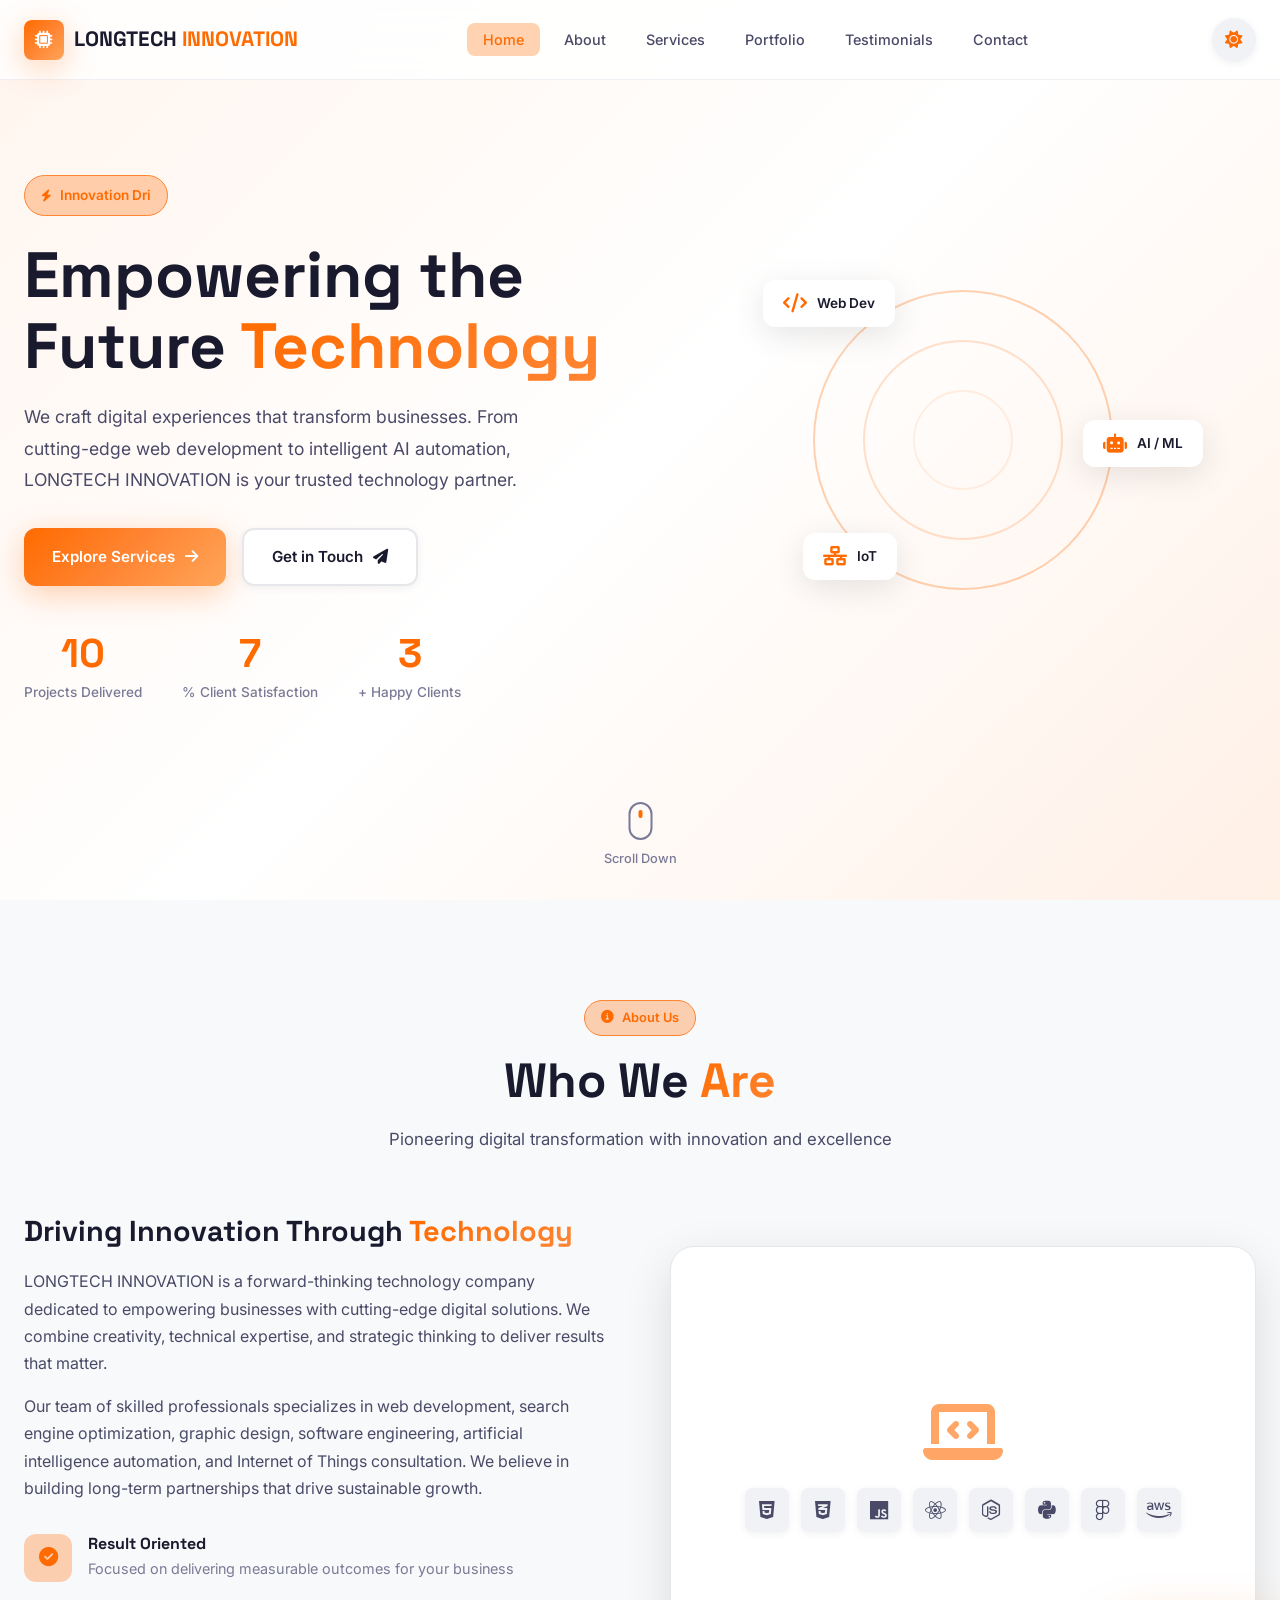
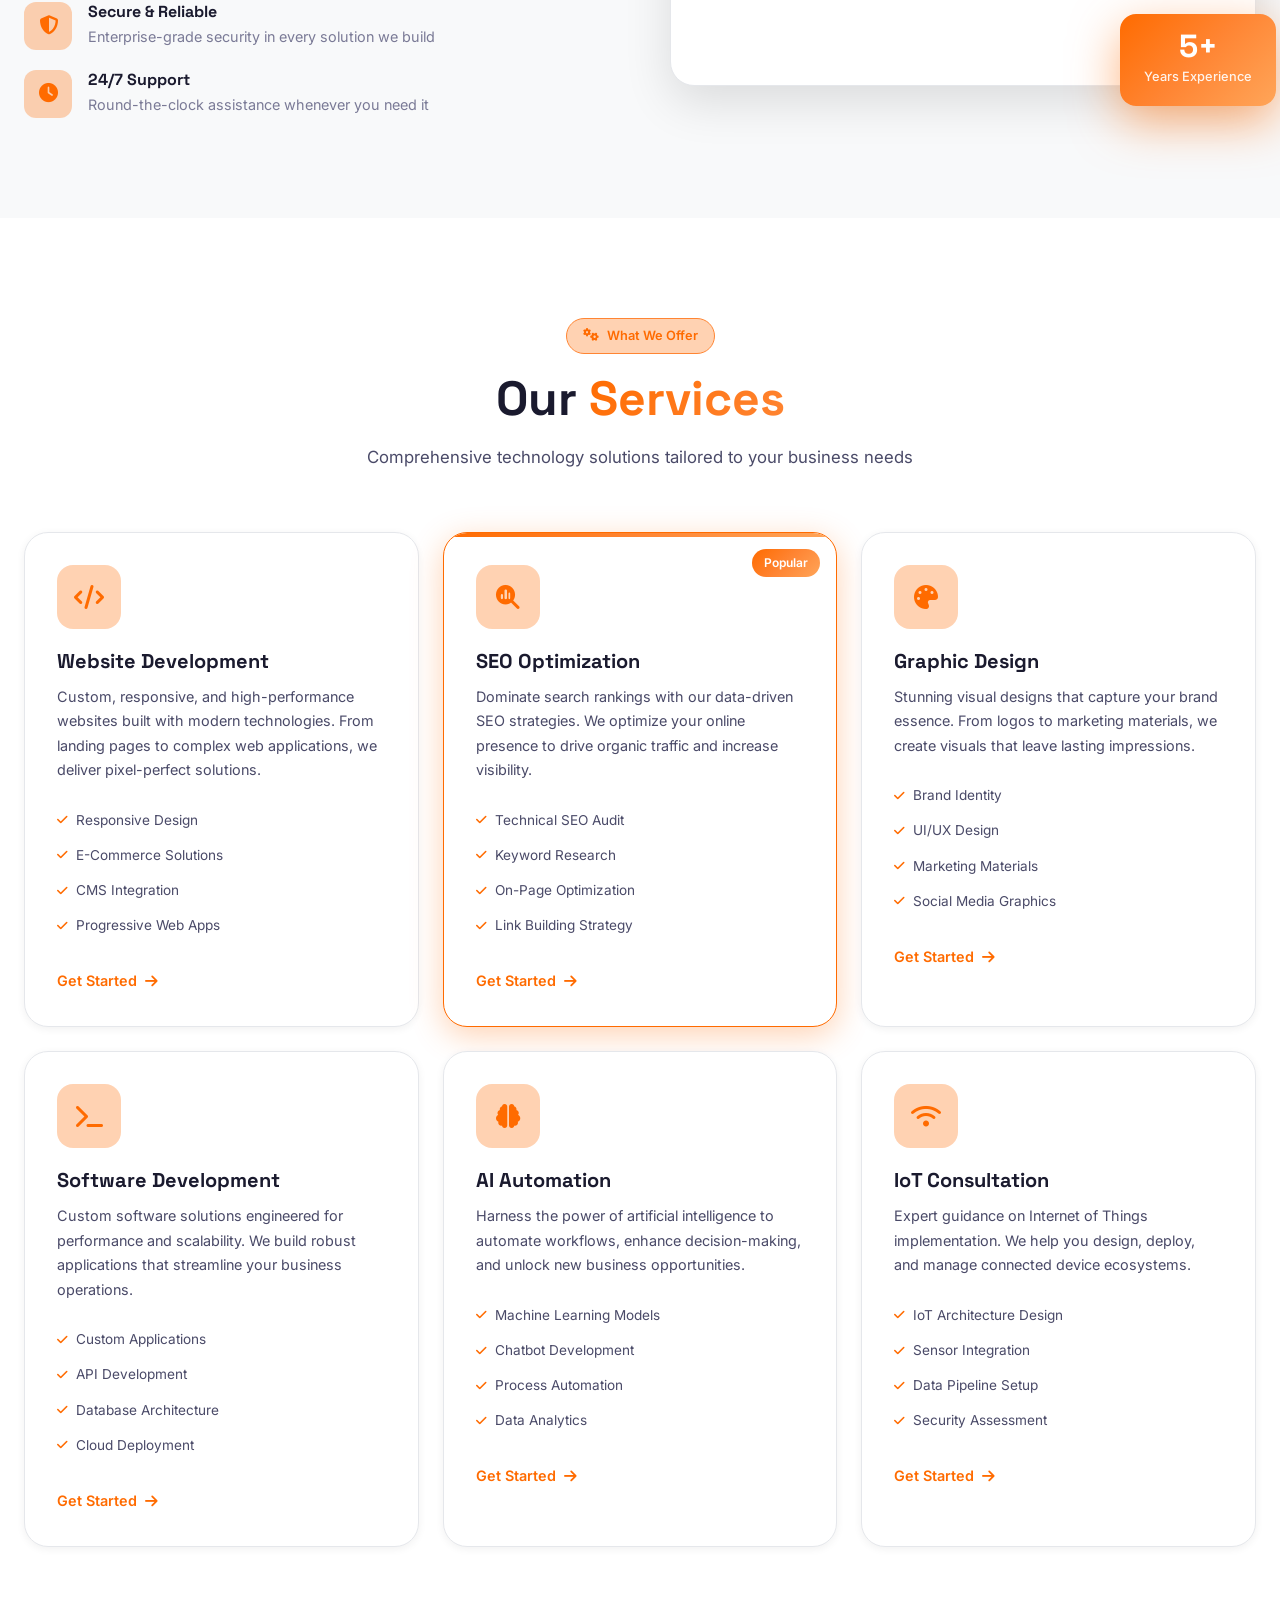
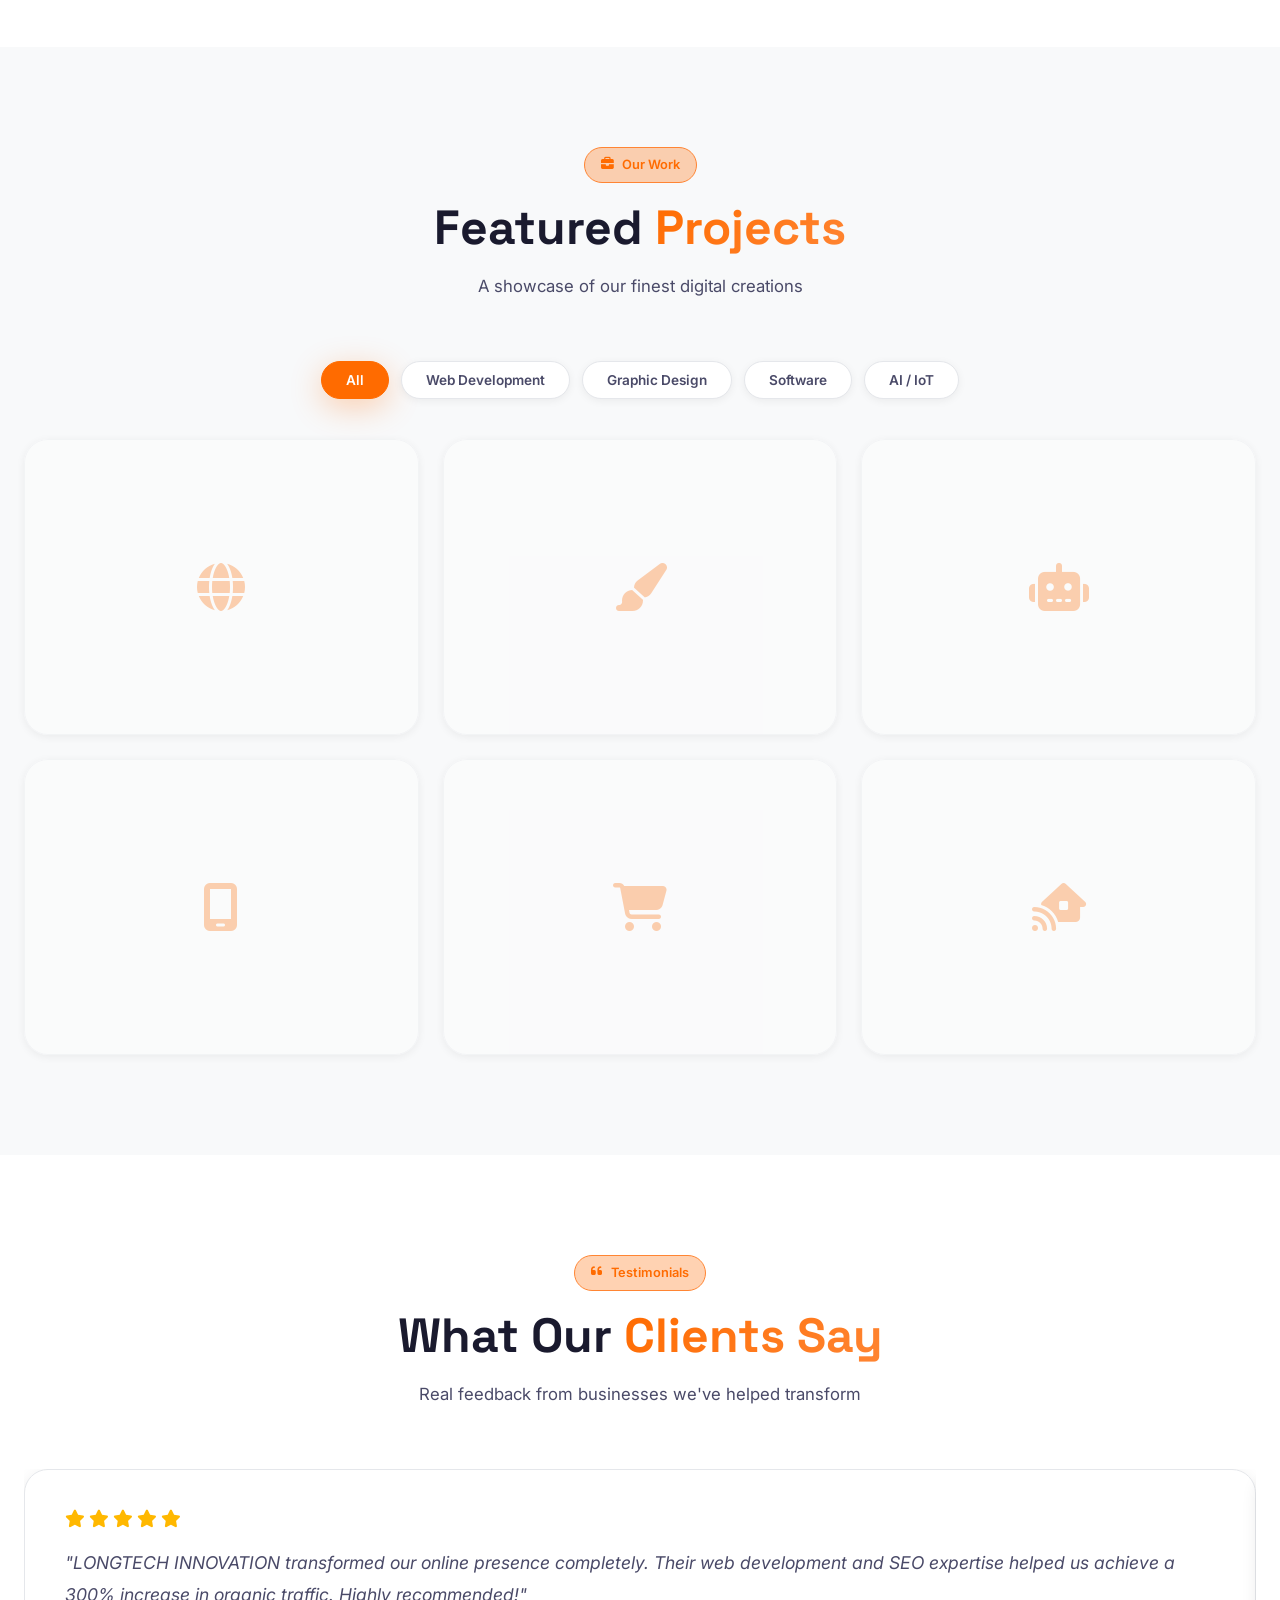
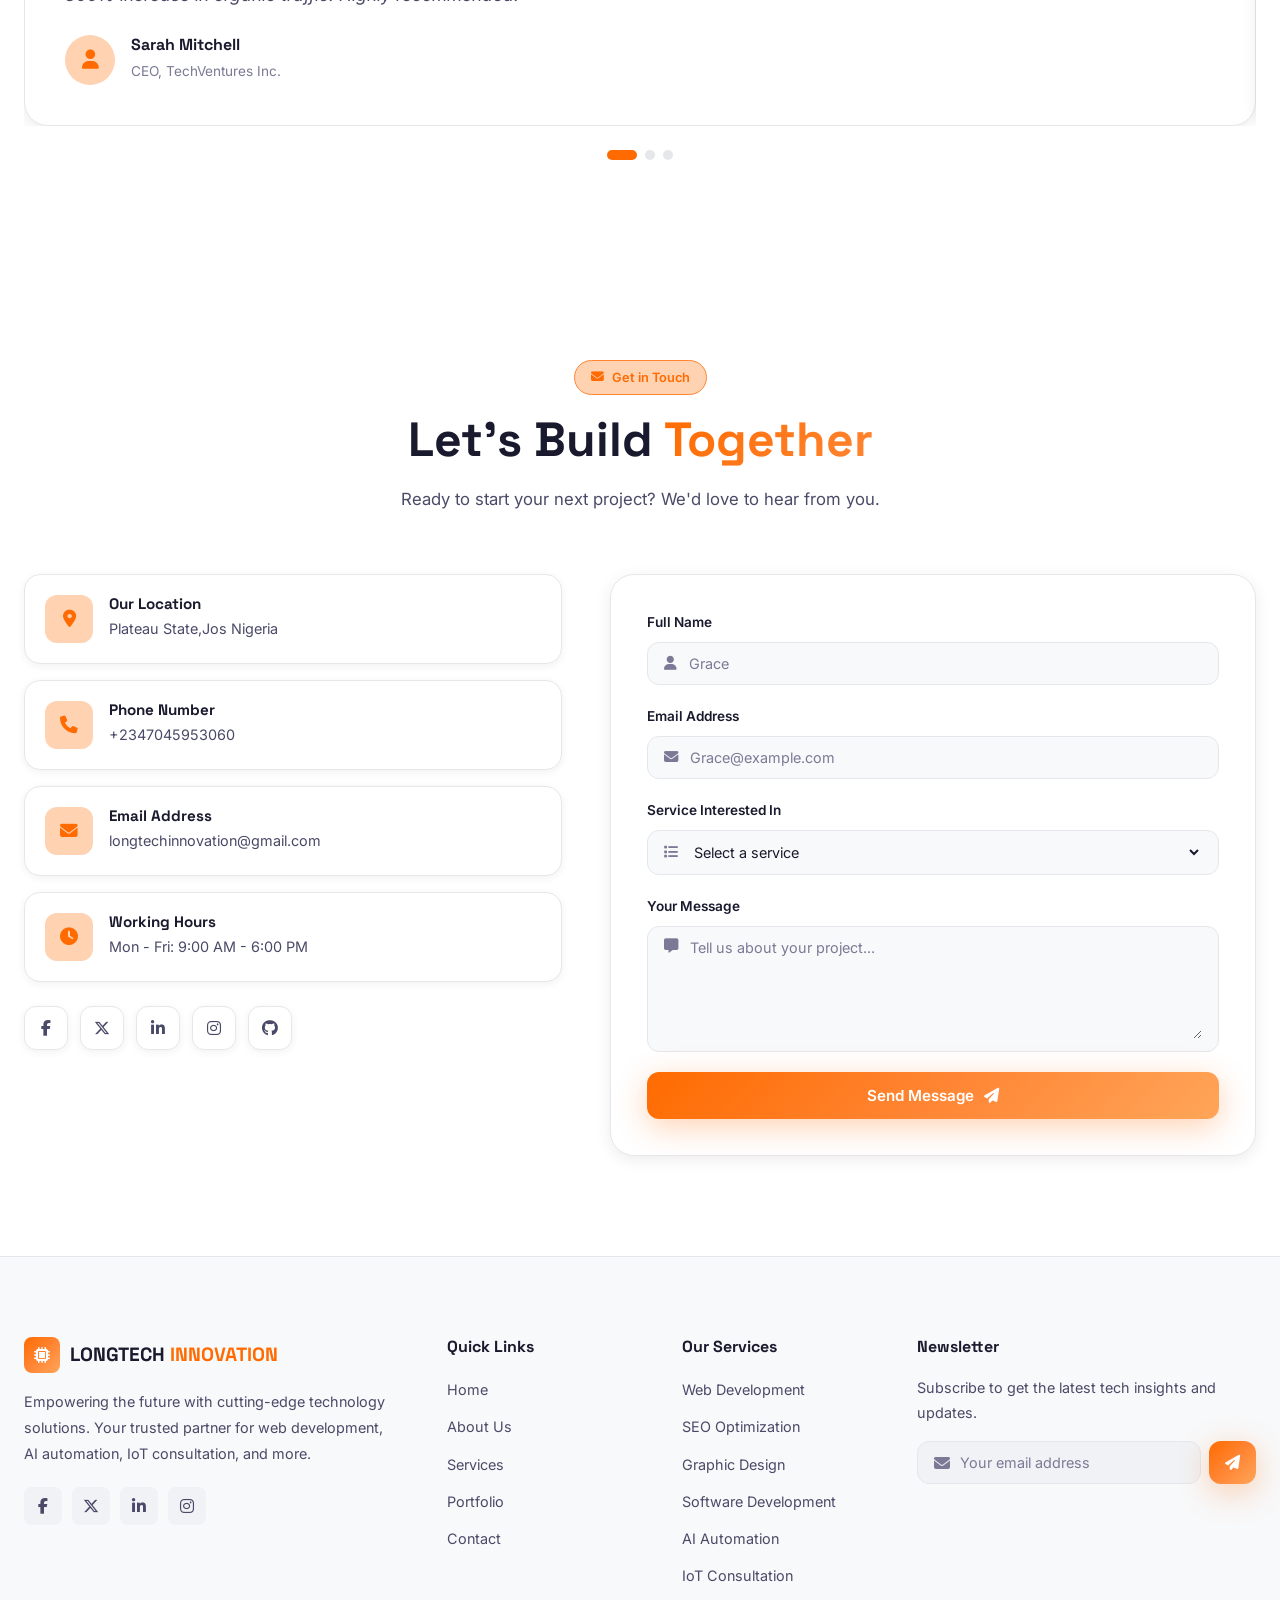
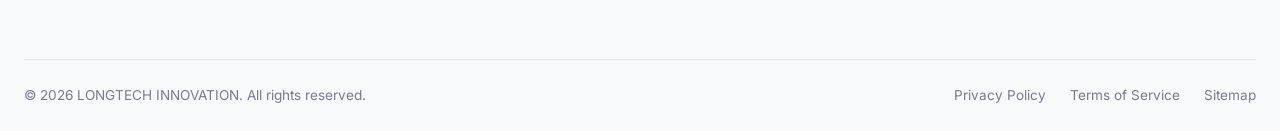
<file: index.html>
<!DOCTYPE html>
<html lang="en" data-theme="light">
<head>
    <meta charset="UTF-8">
    <meta name="viewport" content="width=device-width, initial-scale=1.0">
    <meta name="description" content="LONGTECH INNOVATION - Empowering the future with cutting-edge web development, SEO, graphic design, software development, AI automation, and IoT consultation services.">
    <meta name="keywords" content="web development, SEO services, graphic design, software development, AI automation, IoT consultation, tech innovation, digital solutions, LONGTECH, website designer, search engine optimization, artificial intelligence, internet of things, mobile app development, UI/UX design">
    <meta name="author" content="LONGTECH INNOVATION">
    <meta name="robots" content="index, follow">
    <meta property="og:title" content="LONGTECH INNOVATION - Empowering the Future Technology">
    <meta property="og:description" content="Expert web development, SEO, graphic design, software development, AI automation & IoT consultation.">
    <meta property="og:type" content="website">
    <meta property="og:url" content="https://www.longtechinnovation.com">
    <meta name="twitter:card" content="summary_large_image">
    <title>LONGTECH INNOVATION | Web Development, SEO, AI Automation & IoT Consultation</title>
    <link rel="canonical" href="https://www.longtechinnovation.com">
    <link rel="stylesheet" href="style.css">
    <!-- Font Awesome for vector icons -->
    <link rel="stylesheet" href="https://cdnjs.cloudflare.com/ajax/libs/font-awesome/6.5.1/css/all.min.css">
    <!-- Google Fonts -->
    <link href="https://fonts.googleapis.com/css2?family=Inter:wght@300;400;500;600;700;800;900&family=Space+Grotesk:wght@400;500;600;700&display=swap" rel="stylesheet">
    <!-- Structured Data for SEO -->
    <script type="application/ld+json">
    {
        "@context": "https://schema.org",
        "@type": "Organization",
        "name": "LONGTECH INNOVATION",
        "url": "https://www.longtechinnovation.com",
        "slogan": "Empowering the future Technology",
        "description": "Expert web development, SEO, graphic design, software development, AI automation and IoT consultation services.",
        "sameAs": []
    }
    </script>
</head>
<body>
    <!-- Particle Background Canvas -->
    <canvas id="particleCanvas"></canvas>

    <!-- Preloader -->
    <div id="preloader">
        <div class="loader">
            <div class="loader-ring"></div>
            <div class="loader-ring"></div>
            <div class="loader-ring"></div>
            <span class="loader-text">LONGTECH</span>
        </div>
    </div>

    <!-- Navigation -->
    <nav id="navbar">
        <div class="container nav-container">
            <a href="#hero" class="logo">
                <span class="logo-icon">
                    <i class="fa-solid fa-microchip"></i>
                </span>
                <span class="logo-text">LONGTECH <span class="highlight">INNOVATION</span></span>
            </a>
            <ul class="nav-links" id="navLinks">
                <li><a href="#hero" class="nav-link active">Home</a></li>
                <li><a href="#about" class="nav-link">About</a></li>
                <li><a href="#services" class="nav-link">Services</a></li>
                <li><a href="#portfolio" class="nav-link">Portfolio</a></li>
                <li><a href="#testimonials" class="nav-link">Testimonials</a></li>
                <li><a href="#contact" class="nav-link">Contact</a></li>
            </ul>
            <div class="nav-actions">
                <button id="themeToggle" class="theme-toggle" aria-label="Toggle dark mode">
                    <i class="fa-solid fa-sun" id="themeIcon"></i>
                </button>
                <button id="menuToggle" class="menu-toggle" aria-label="Toggle menu">
                    <span class="hamburger"></span>
                </button>
            </div>
        </div>
    </nav>

    <!-- Hero Section -->
    <section id="hero" class="hero-section">
        <div class="container hero-container">
            <div class="hero-content">
                <div class="hero-badge" data-aos="fade-up">
                    <i class="fa-solid fa-bolt"></i>
                    <span>Innovation Driven Solutions</span>
                </div>
                <h1 class="hero-title" data-aos="fade-up" data-delay="100">
                    Empowering the Future
                    <span class="gradient-text">Technology</span>
                </h1>
                <p class="hero-subtitle" data-aos="fade-up" data-delay="200">
                    We craft digital experiences that transform businesses. From cutting-edge web development to intelligent AI automation, LONGTECH INNOVATION is your trusted technology partner.
                </p>
                <div class="hero-buttons" data-aos="fade-up" data-delay="300">
                    <a href="#services" class="btn btn-primary">
                        <span>Explore Services</span>
                        <i class="fa-solid fa-arrow-right"></i>
                    </a>
                    <a href="#contact" class="btn btn-secondary">
                        <span>Get in Touch</span>
                        <i class="fa-solid fa-paper-plane"></i>
                    </a>
                </div>
                <div class="hero-stats" data-aos="fade-up" data-delay="400">
                    <div class="stat-item">
                        <span class="stat-number" data-count="150">0</span>
                        <span class="stat-label">Projects Delivered</span>
                    </div>
                    <div class="stat-item">
                        <span class="stat-number" data-count="98">0</span>
                        <span class="stat-label">% Client Satisfaction</span>
                    </div>
                    <div class="stat-item">
                        <span class="stat-number" data-count="50">0</span>
                        <span class="stat-label">+ Happy Clients</span>
                    </div>
                </div>
            </div>
            <div class="hero-visual" data-aos="fade-left" data-delay="300">
                <div class="hero-graphic">
                    <div class="floating-card card-1">
                        <i class="fa-solid fa-code"></i>
                        <span>Web Dev</span>
                    </div>
                    <div class="floating-card card-2">
                        <i class="fa-solid fa-robot"></i>
                        <span>AI / ML</span>
                    </div>
                    <div class="floating-card card-3">
                        <i class="fa-solid fa-network-wired"></i>
                        <span>IoT</span>
                    </div>
                    <div class="hero-circle"></div>
                    <div class="hero-circle circle-2"></div>
                    <div class="hero-circle circle-3"></div>
                </div>
            </div>
        </div>
        <div class="scroll-indicator">
            <div class="mouse">
                <div class="wheel"></div>
            </div>
            <span>Scroll Down</span>
        </div>
    </section>

    <!-- About Section -->
    <section id="about" class="about-section">
        <div class="container about-container">
            <div class="section-header">
                <span class="section-badge"><i class="fa-solid fa-circle-info"></i> About Us</span>
                <h2 class="section-title">Who We <span class="gradient-text">Are</span></h2>
                <p class="section-subtitle">Pioneering digital transformation with innovation and excellence</p>
            </div>
            <div class="about-grid">
                <div class="about-content" data-aos="fade-right">
                    <h3>Driving Innovation Through <span class="gradient-text">Technology</span></h3>
                    <p>LONGTECH INNOVATION is a forward-thinking technology company dedicated to empowering businesses with cutting-edge digital solutions. We combine creativity, technical expertise, and strategic thinking to deliver results that matter.</p>
                    <p>Our team of skilled professionals specializes in web development, search engine optimization, graphic design, software engineering, artificial intelligence automation, and Internet of Things consultation. We believe in building long-term partnerships that drive sustainable growth.</p>
                    <div class="about-features">
                        <div class="feature-item">
                            <div class="feature-icon">
                                <i class="fa-solid fa-check-circle"></i>
                            </div>
                            <div class="feature-text">
                                <h4>Result Oriented</h4>
                                <p>Focused on delivering measurable outcomes for your business</p>
                            </div>
                        </div>
                        <div class="feature-item">
                            <div class="feature-icon">
                                <i class="fa-solid fa-shield-halved"></i>
                            </div>
                            <div class="feature-text">
                                <h4>Secure & Reliable</h4>
                                <p>Enterprise-grade security in every solution we build</p>
                            </div>
                        </div>
                        <div class="feature-item">
                            <div class="feature-icon">
                                <i class="fa-solid fa-clock"></i>
                            </div>
                            <div class="feature-text">
                                <h4>24/7 Support</h4>
                                <p>Round-the-clock assistance whenever you need it</p>
                            </div>
                        </div>
                    </div>
                </div>
                <div class="about-visual" data-aos="fade-left">
                    <div class="about-image-wrapper">
                        <div class="about-image-placeholder">
                            <i class="fa-solid fa-laptop-code"></i>
                            <div class="tech-stack">
                                <span><i class="fa-brands fa-html5"></i></span>
                                <span><i class="fa-brands fa-css3-alt"></i></span>
                                <span><i class="fa-brands fa-js"></i></span>
                                <span><i class="fa-brands fa-react"></i></span>
                                <span><i class="fa-brands fa-node-js"></i></span>
                                <span><i class="fa-brands fa-python"></i></span>
                                <span><i class="fa-brands fa-figma"></i></span>
                                <span><i class="fa-brands fa-aws"></i></span>
                            </div>
                        </div>
                        <div class="experience-badge">
                            <span class="exp-number">5+</span>
                            <span class="exp-text">Years Experience</span>
                        </div>
                    </div>
                </div>
            </div>
        </div>
    </section>

    <!-- Services Section -->
    <section id="services" class="services-section">
        <div class="container services-container">
            <div class="section-header">
                <span class="section-badge"><i class="fa-solid fa-gears"></i> What We Offer</span>
                <h2 class="section-title">Our <span class="gradient-text">Services</span></h2>
                <p class="section-subtitle">Comprehensive technology solutions tailored to your business needs</p>
            </div>
            <div class="services-grid">
                <!-- Service 1: Web Development -->
                <div class="service-card" data-aos="fade-up" data-delay="0">
                    <div class="service-icon">
                        <i class="fa-solid fa-code"></i>
                    </div>
                    <h3>Website Development</h3>
                    <p>Custom, responsive, and high-performance websites built with modern technologies. From landing pages to complex web applications, we deliver pixel-perfect solutions.</p>
                    <ul class="service-features">
                        <li><i class="fa-solid fa-check"></i> Responsive Design</li>
                        <li><i class="fa-solid fa-check"></i> E-Commerce Solutions</li>
                        <li><i class="fa-solid fa-check"></i> CMS Integration</li>
                        <li><i class="fa-solid fa-check"></i> Progressive Web Apps</li>
                    </ul>
                    <a href="#contact" class="service-link">Get Started <i class="fa-solid fa-arrow-right"></i></a>
                </div>

                <!-- Service 2: SEO -->
                <div class="service-card featured" data-aos="fade-up" data-delay="100">
                    <div class="featured-badge">Popular</div>
                    <div class="service-icon">
                        <i class="fa-solid fa-magnifying-glass-chart"></i>
                    </div>
                    <h3>SEO Optimization</h3>
                    <p>Dominate search rankings with our data-driven SEO strategies. We optimize your online presence to drive organic traffic and increase visibility.</p>
                    <ul class="service-features">
                        <li><i class="fa-solid fa-check"></i> Technical SEO Audit</li>
                        <li><i class="fa-solid fa-check"></i> Keyword Research</li>
                        <li><i class="fa-solid fa-check"></i> On-Page Optimization</li>
                        <li><i class="fa-solid fa-check"></i> Link Building Strategy</li>
                    </ul>
                    <a href="#contact" class="service-link">Get Started <i class="fa-solid fa-arrow-right"></i></a>
                </div>

                <!-- Service 3: Graphic Design -->
                <div class="service-card" data-aos="fade-up" data-delay="200">
                    <div class="service-icon">
                        <i class="fa-solid fa-palette"></i>
                    </div>
                    <h3>Graphic Design</h3>
                    <p>Stunning visual designs that capture your brand essence. From logos to marketing materials, we create visuals that leave lasting impressions.</p>
                    <ul class="service-features">
                        <li><i class="fa-solid fa-check"></i> Brand Identity</li>
                        <li><i class="fa-solid fa-check"></i> UI/UX Design</li>
                        <li><i class="fa-solid fa-check"></i> Marketing Materials</li>
                        <li><i class="fa-solid fa-check"></i> Social Media Graphics</li>
                    </ul>
                    <a href="#contact" class="service-link">Get Started <i class="fa-solid fa-arrow-right"></i></a>
                </div>

                <!-- Service 4: Software Development -->
                <div class="service-card" data-aos="fade-up" data-delay="300">
                    <div class="service-icon">
                        <i class="fa-solid fa-terminal"></i>
                    </div>
                    <h3>Software Development</h3>
                    <p>Custom software solutions engineered for performance and scalability. We build robust applications that streamline your business operations.</p>
                    <ul class="service-features">
                        <li><i class="fa-solid fa-check"></i> Custom Applications</li>
                        <li><i class="fa-solid fa-check"></i> API Development</li>
                        <li><i class="fa-solid fa-check"></i> Database Architecture</li>
                        <li><i class="fa-solid fa-check"></i> Cloud Deployment</li>
                    </ul>
                    <a href="#contact" class="service-link">Get Started <i class="fa-solid fa-arrow-right"></i></a>
                </div>

                <!-- Service 5: AI Automation -->
                <div class="service-card" data-aos="fade-up" data-delay="400">
                    <div class="service-icon">
                        <i class="fa-solid fa-brain"></i>
                    </div>
                    <h3>AI Automation</h3>
                    <p>Harness the power of artificial intelligence to automate workflows, enhance decision-making, and unlock new business opportunities.</p>
                    <ul class="service-features">
                        <li><i class="fa-solid fa-check"></i> Machine Learning Models</li>
                        <li><i class="fa-solid fa-check"></i> Chatbot Development</li>
                        <li><i class="fa-solid fa-check"></i> Process Automation</li>
                        <li><i class="fa-solid fa-check"></i> Data Analytics</li>
                    </ul>
                    <a href="#contact" class="service-link">Get Started <i class="fa-solid fa-arrow-right"></i></a>
                </div>

                <!-- Service 6: IoT Consultation -->
                <div class="service-card" data-aos="fade-up" data-delay="500">
                    <div class="service-icon">
                        <i class="fa-solid fa-wifi"></i>
                    </div>
                    <h3>IoT Consultation</h3>
                    <p>Expert guidance on Internet of Things implementation. We help you design, deploy, and manage connected device ecosystems.</p>
                    <ul class="service-features">
                        <li><i class="fa-solid fa-check"></i> IoT Architecture Design</li>
                        <li><i class="fa-solid fa-check"></i> Sensor Integration</li>
                        <li><i class="fa-solid fa-check"></i> Data Pipeline Setup</li>
                        <li><i class="fa-solid fa-check"></i> Security Assessment</li>
                    </ul>
                    <a href="#contact" class="service-link">Get Started <i class="fa-solid fa-arrow-right"></i></a>
                </div>
            </div>
        </div>
    </section>

    <!-- Portfolio Section -->
    <section id="portfolio" class="portfolio-section">
        <div class="container portfolio-container">
            <div class="section-header">
                <span class="section-badge"><i class="fa-solid fa-briefcase"></i> Our Work</span>
                <h2 class="section-title">Featured <span class="gradient-text">Projects</span></h2>
                <p class="section-subtitle">A showcase of our finest digital creations</p>
            </div>
            <div class="portfolio-filters">
                <button class="filter-btn active" data-filter="all">All</button>
                <button class="filter-btn" data-filter="web">Web Development</button>
                <button class="filter-btn" data-filter="design">Graphic Design</button>
                <button class="filter-btn" data-filter="software">Software</button>
                <button class="filter-btn" data-filter="ai">AI / IoT</button>
            </div>
            <div class="portfolio-grid">
                <div class="portfolio-item" data-category="web">
                    <div class="portfolio-image">
                        <div class="portfolio-placeholder">
                            <i class="fa-solid fa-globe"></i>
                        </div>
                        <div class="portfolio-overlay">
                            <h4>E-Commerce Platform</h4>
                            <p>Full-stack web development</p>
                            <a href="#" class="portfolio-link"><i class="fa-solid fa-arrow-up-right-from-square"></i></a>
                        </div>
                    </div>
                </div>
                <div class="portfolio-item" data-category="design">
                    <div class="portfolio-image">
                        <div class="portfolio-placeholder">
                            <i class="fa-solid fa-paintbrush"></i>
                        </div>
                        <div class="portfolio-overlay">
                            <h4>Brand Identity Suite</h4>
                            <p>Complete graphic design</p>
                            <a href="#" class="portfolio-link"><i class="fa-solid fa-arrow-up-right-from-square"></i></a>
                        </div>
                    </div>
                </div>
                <div class="portfolio-item" data-category="ai">
                    <div class="portfolio-image">
                        <div class="portfolio-placeholder">
                            <i class="fa-solid fa-robot"></i>
                        </div>
                        <div class="portfolio-overlay">
                            <h4>AI Chatbot System</h4>
                            <p>Natural language processing</p>
                            <a href="#" class="portfolio-link"><i class="fa-solid fa-arrow-up-right-from-square"></i></a>
                        </div>
                    </div>
                </div>
                <div class="portfolio-item" data-category="software">
                    <div class="portfolio-image">
                        <div class="portfolio-placeholder">
                            <i class="fa-solid fa-mobile-screen"></i>
                        </div>
                        <div class="portfolio-overlay">
                            <h4>Inventory Management</h4>
                            <p>Custom ERP software</p>
                            <a href="#" class="portfolio-link"><i class="fa-solid fa-arrow-up-right-from-square"></i></a>
                        </div>
                    </div>
                </div>
                <div class="portfolio-item" data-category="web">
                    <div class="portfolio-image">
                        <div class="portfolio-placeholder">
                            <i class="fa-solid fa-cart-shopping"></i>
                        </div>
                        <div class="portfolio-overlay">
                            <h4>Restaurant Booking</h4>
                            <p>Reservation web app</p>
                            <a href="#" class="portfolio-link"><i class="fa-solid fa-arrow-up-right-from-square"></i></a>
                        </div>
                    </div>
                </div>
                <div class="portfolio-item" data-category="ai">
                    <div class="portfolio-image">
                        <div class="portfolio-placeholder">
                            <i class="fa-solid fa-house-signal"></i>
                        </div>
                        <div class="portfolio-overlay">
                            <h4>Smart Home IoT</h4>
                            <p>Connected device network</p>
                            <a href="#" class="portfolio-link"><i class="fa-solid fa-arrow-up-right-from-square"></i></a>
                        </div>
                    </div>
                </div>
            </div>
        </div>
    </section>

    <!-- Testimonials Section -->
    <section id="testimonials" class="testimonials-section">
        <div class="container testimonials-container">
            <div class="section-header">
                <span class="section-badge"><i class="fa-solid fa-quote-left"></i> Testimonials</span>
                <h2 class="section-title">What Our <span class="gradient-text">Clients Say</span></h2>
                <p class="section-subtitle">Real feedback from businesses we've helped transform</p>
            </div>
            <div class="testimonials-slider" id="testimonialSlider">
                <div class="testimonial-track">
                    <div class="testimonial-card">
                        <div class="testimonial-stars">
                            <i class="fa-solid fa-star"></i>
                            <i class="fa-solid fa-star"></i>
                            <i class="fa-solid fa-star"></i>
                            <i class="fa-solid fa-star"></i>
                            <i class="fa-solid fa-star"></i>
                        </div>
                        <p>"LONGTECH INNOVATION transformed our online presence completely. Their web development and SEO expertise helped us achieve a 300% increase in organic traffic. Highly recommended!"</p>
                        <div class="testimonial-author">
                            <div class="author-avatar">
                                <i class="fa-solid fa-user"></i>
                            </div>
                            <div class="author-info">
                                <h4>Sarah Mitchell</h4>
                                <span>CEO, TechVentures Inc.</span>
                            </div>
                        </div>
                    </div>
                    <div class="testimonial-card">
                        <div class="testimonial-stars">
                            <i class="fa-solid fa-star"></i>
                            <i class="fa-solid fa-star"></i>
                            <i class="fa-solid fa-star"></i>
                            <i class="fa-solid fa-star"></i>
                            <i class="fa-solid fa-star"></i>
                        </div>
                        <p>"The AI automation solution they built for our customer service reduced response times by 80%. Their team is incredibly knowledgeable and professional."</p>
                        <div class="testimonial-author">
                            <div class="author-avatar">
                                <i class="fa-solid fa-user"></i>
                            </div>
                            <div class="author-info">
                                <h4>David Chen</h4>
                                <span>CTO, GlobalRetail Corp.</span>
                            </div>
                        </div>
                    </div>
                    <div class="testimonial-card">
                        <div class="testimonial-stars">
                            <i class="fa-solid fa-star"></i>
                            <i class="fa-solid fa-star"></i>
                            <i class="fa-solid fa-star"></i>
                            <i class="fa-solid fa-star"></i>
                            <i class="fa-solid fa-star"></i>
                        </div>
                        <p>"Their IoT consultation helped us deploy a smart manufacturing system that improved efficiency by 45%. LONGTECH truly understands the future of technology."</p>
                        <div class="testimonial-author">
                            <div class="author-avatar">
                                <i class="fa-solid fa-user"></i>
                            </div>
                            <div class="author-info">
                                <h4>Amanda Roberts</h4>
                                <span>Operations Director, IndustrialTech</span>
                            </div>
                        </div>
                    </div>
                </div>
            </div>
            <div class="testimonial-dots">
                <button class="dot active" data-slide="0"></button>
                <button class="dot" data-slide="1"></button>
                <button class="dot" data-slide="2"></button>
            </div>
        </div>
    </section>

    <!-- Contact Section -->
    <section id="contact" class="contact-section">
        <div class="container contact-container">
            <div class="section-header">
                <span class="section-badge"><i class="fa-solid fa-envelope"></i> Get in Touch</span>
                <h2 class="section-title">Let's Build <span class="gradient-text">Together</span></h2>
                <p class="section-subtitle">Ready to start your next project? We'd love to hear from you.</p>
            </div>
            <div class="contact-grid">
                <div class="contact-info" data-aos="fade-right">
                    <div class="info-card">
                        <div class="info-icon">
                            <i class="fa-solid fa-location-dot"></i>
                        </div>
                        <div class="info-content">
                            <h4>Our Location</h4>
                            <p>Plateau State,Jos Nigeria</p>
                        </div>
                    </div>
                    <div class="info-card">
                        <div class="info-icon">
                            <i class="fa-solid fa-phone"></i>
                        </div>
                        <div class="info-content">
                            <h4>Phone Number</h4>
                            <p>+2347045953060</p>
                        </div>
                    </div>
                    <div class="info-card">
                        <div class="info-icon">
                            <i class="fa-solid fa-envelope"></i>
                        </div>
                        <div class="info-content">
                            <h4>Email Address</h4>
                            <p>longtechinnovation@gmail.com</p>
                        </div>
                    </div>
                    <div class="info-card">
                        <div class="info-icon">
                            <i class="fa-solid fa-clock"></i>
                        </div>
                        <div class="info-content">
                            <h4>Working Hours</h4>
                            <p>Mon - Fri: 9:00 AM - 6:00 PM</p>
                        </div>
                    </div>
                    <div class="social-links">
                        <a href="#" class="social-link" aria-label="Facebook"><i class="fa-brands fa-facebook-f"></i></a>
                        <a href="#" class="social-link" aria-label="Twitter"><i class="fa-brands fa-x-twitter"></i></a>
                        <a href="#" class="social-link" aria-label="LinkedIn"><i class="fa-brands fa-linkedin-in"></i></a>
                        <a href="#" class="social-link" aria-label="Instagram"><i class="fa-brands fa-instagram"></i></a>
                        <a href="#" class="social-link" aria-label="GitHub"><i class="fa-brands fa-github"></i></a>
                    </div>
                </div>
                <form class="contact-form" id="contactForm" name="contact" method="POST" netlify data-netlify="true" data-aos="fade-left">
    <!-- Hidden honeypot for spam protection -->
    <input type="text" name="bot-field" hidden style="display:none;">
                    <div class="form-group">
                        <label for="name">Full Name</label>
                        <div class="input-wrapper">
                            <i class="fa-solid fa-user"></i>
                            <input type="text" id="name" name="name" placeholder="Grace" required>
                        </div>
                    </div>
                    <div class="form-group">
                        <label for="email">Email Address</label>
                        <div class="input-wrapper">
                            <i class="fa-solid fa-envelope"></i>
                            <input type="email" id="email" name="email" placeholder="Grace@example.com" required>
                        </div>
                    </div>
                    <div class="form-group">
                        <label for="service">Service Interested In</label>
                        <div class="input-wrapper">
                            <i class="fa-solid fa-list"></i>
                            <select id="service" name="service" required>
                                <option value="">Select a service</option>
                                <option value="web-development">Website Development</option>
                                <option value="seo">SEO Optimization</option>
                                <option value="graphic-design">Graphic Design</option>
                                <option value="software-development">Software Development</option>
                                <option value="ai-automation">AI Automation</option>
                                <option value="iot-consultation">IoT Consultation</option>
                            </select>
                        </div>
                    </div>
                    <div class="form-group">
                        <label for="message">Your Message</label>
                        <div class="input-wrapper textarea-wrapper">
                            <i class="fa-solid fa-message"></i>
                            <textarea id="message" name="message" rows="5" placeholder="Tell us about your project..." required></textarea>
                        </div>
                    </div>
                    <button type="submit" class="btn btn-primary btn-full">
                        <span>Send Message</span>
                        <i class="fa-solid fa-paper-plane"></i>
                    </button>
                </form>
            </div>
        </div>
    </section>

    <!-- Footer -->
    <footer class="footer">
        <div class="container footer-container">
            <div class="footer-grid">
                <div class="footer-brand">
                    <a href="#hero" class="footer-logo">
                        <i class="fa-solid fa-microchip"></i>
                        <span>LONGTECH <span class="highlight">INNOVATION</span></span>
                    </a>
                    <p class="footer-description">Empowering the future with cutting-edge technology solutions. Your trusted partner for web development, AI automation, IoT consultation, and more.</p>
                    <div class="footer-social">
                        <a href="#" aria-label="Facebook"><i class="fa-brands fa-facebook-f"></i></a>
                        <a href="#" aria-label="Twitter"><i class="fa-brands fa-x-twitter"></i></a>
                        <a href="#" aria-label="LinkedIn"><i class="fa-brands fa-linkedin-in"></i></a>
                        <a href="#" aria-label="Instagram"><i class="fa-brands fa-instagram"></i></a>
                    </div>
                </div>
                <div class="footer-links">
                    <h4>Quick Links</h4>
                    <ul>
                        <li><a href="#hero">Home</a></li>
                        <li><a href="#about">About Us</a></li>
                        <li><a href="#services">Services</a></li>
                        <li><a href="#portfolio">Portfolio</a></li>
                        <li><a href="#contact">Contact</a></li>
                    </ul>
                </div>
                <div class="footer-services">
                    <h4>Our Services</h4>
                    <ul>
                        <li><a href="#services">Web Development</a></li>
                        <li><a href="#services">SEO Optimization</a></li>
                        <li><a href="#services">Graphic Design</a></li>
                        <li><a href="#services">Software Development</a></li>
                        <li><a href="#services">AI Automation</a></li>
                        <li><a href="#services">IoT Consultation</a></li>
                    </ul>
                </div>
                <div class="footer-newsletter">
                    <h4>Newsletter</h4>
                    <p>Subscribe to get the latest tech insights and updates.</p>
                    <form class="newsletter-form" id="newsletterForm">
                        <div class="newsletter-input">
                            <i class="fa-solid fa-envelope"></i>
                            <input type="email" placeholder="Your email address" required>
                        </div>
                        <button type="submit" class="btn btn-primary">
                            <i class="fa-solid fa-paper-plane"></i>
                        </button>
                    </form>
                </div>
            </div>
            <div class="footer-bottom">
                <p>&copy; <span id="currentYear"></span> LONGTECH INNOVATION. All rights reserved.</p>
                <div class="footer-bottom-links">
                    <a href="policy.html">Privacy Policy</a>
                    <a href="terms.html">Terms of Service</a>
                    <a href="#">Sitemap</a>
                </div>
            </div>
        </div>
    </footer>

    <!-- Back to Top Button -->
    <button id="backToTop" class="back-to-top" aria-label="Back to top">
        <i class="fa-solid fa-arrow-up"></i>
    </button>

    <script src="script.js"></script>
</body>
</html>
</file>
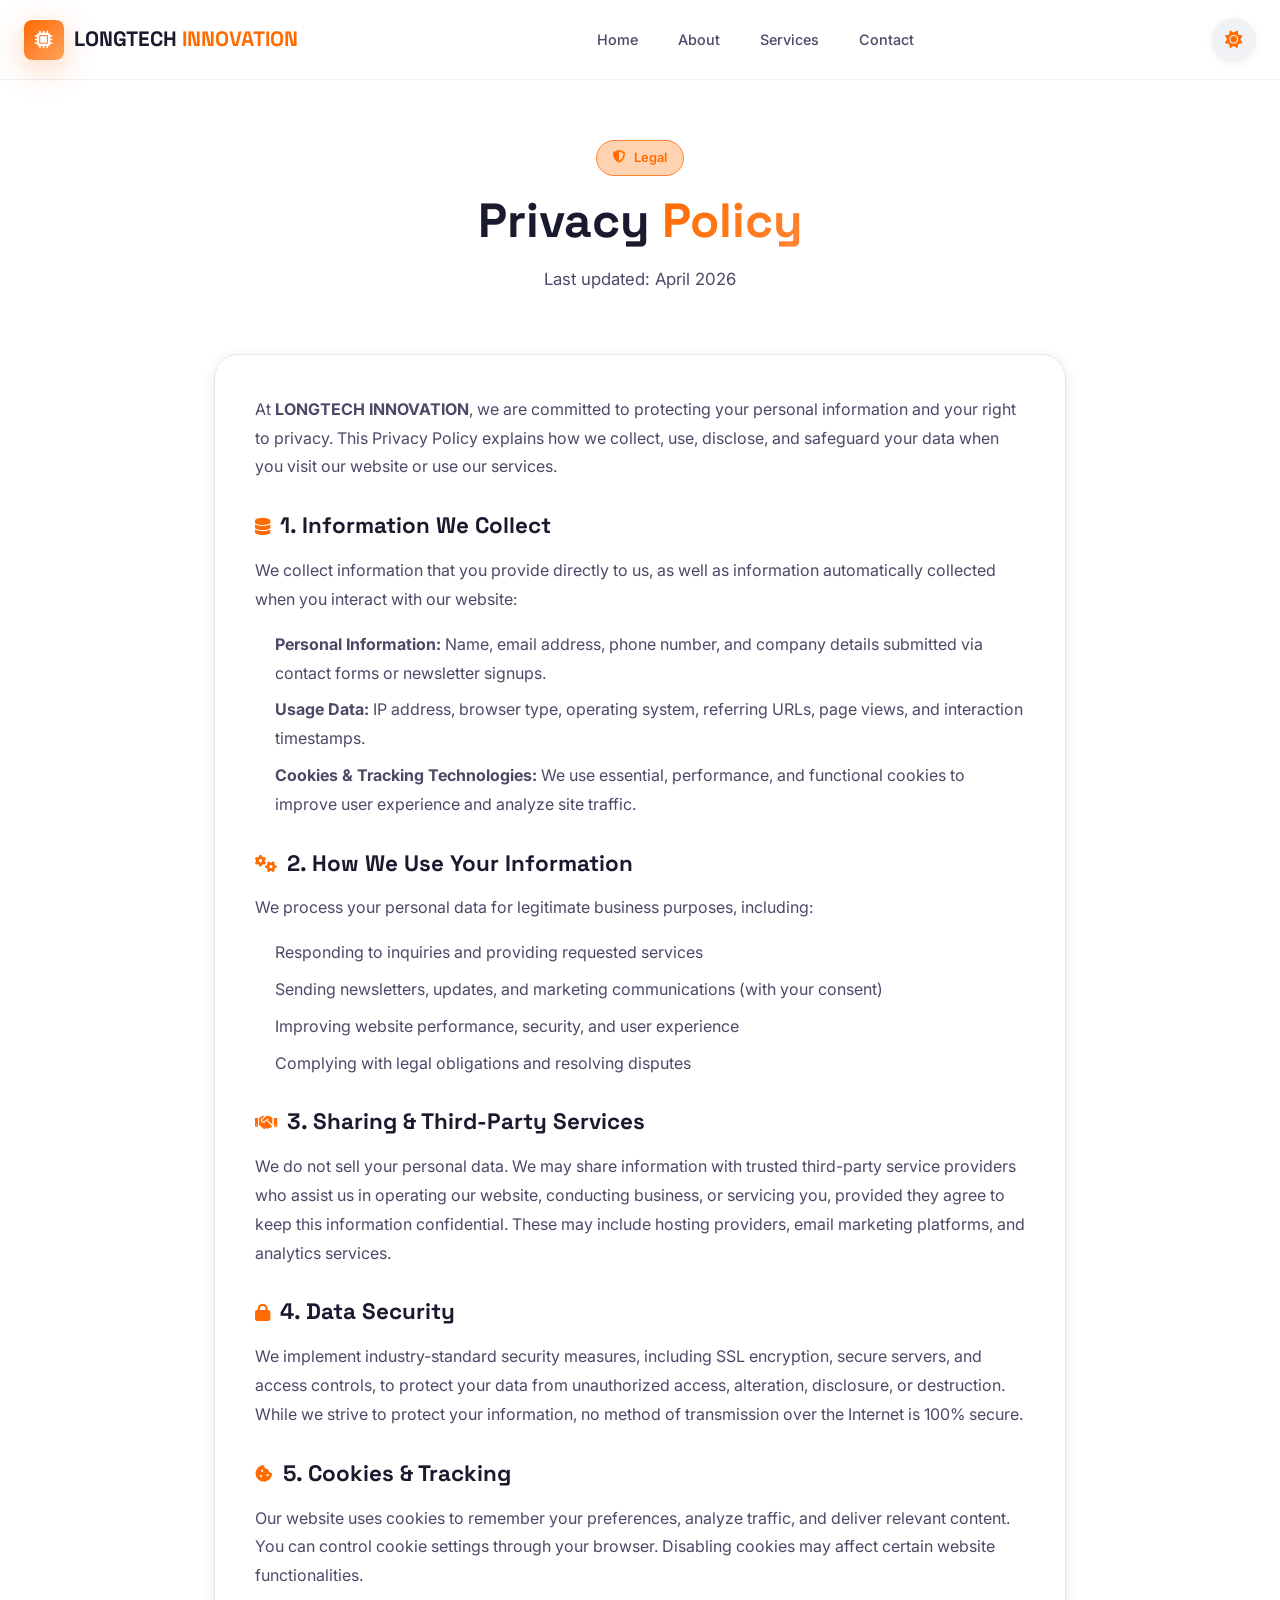
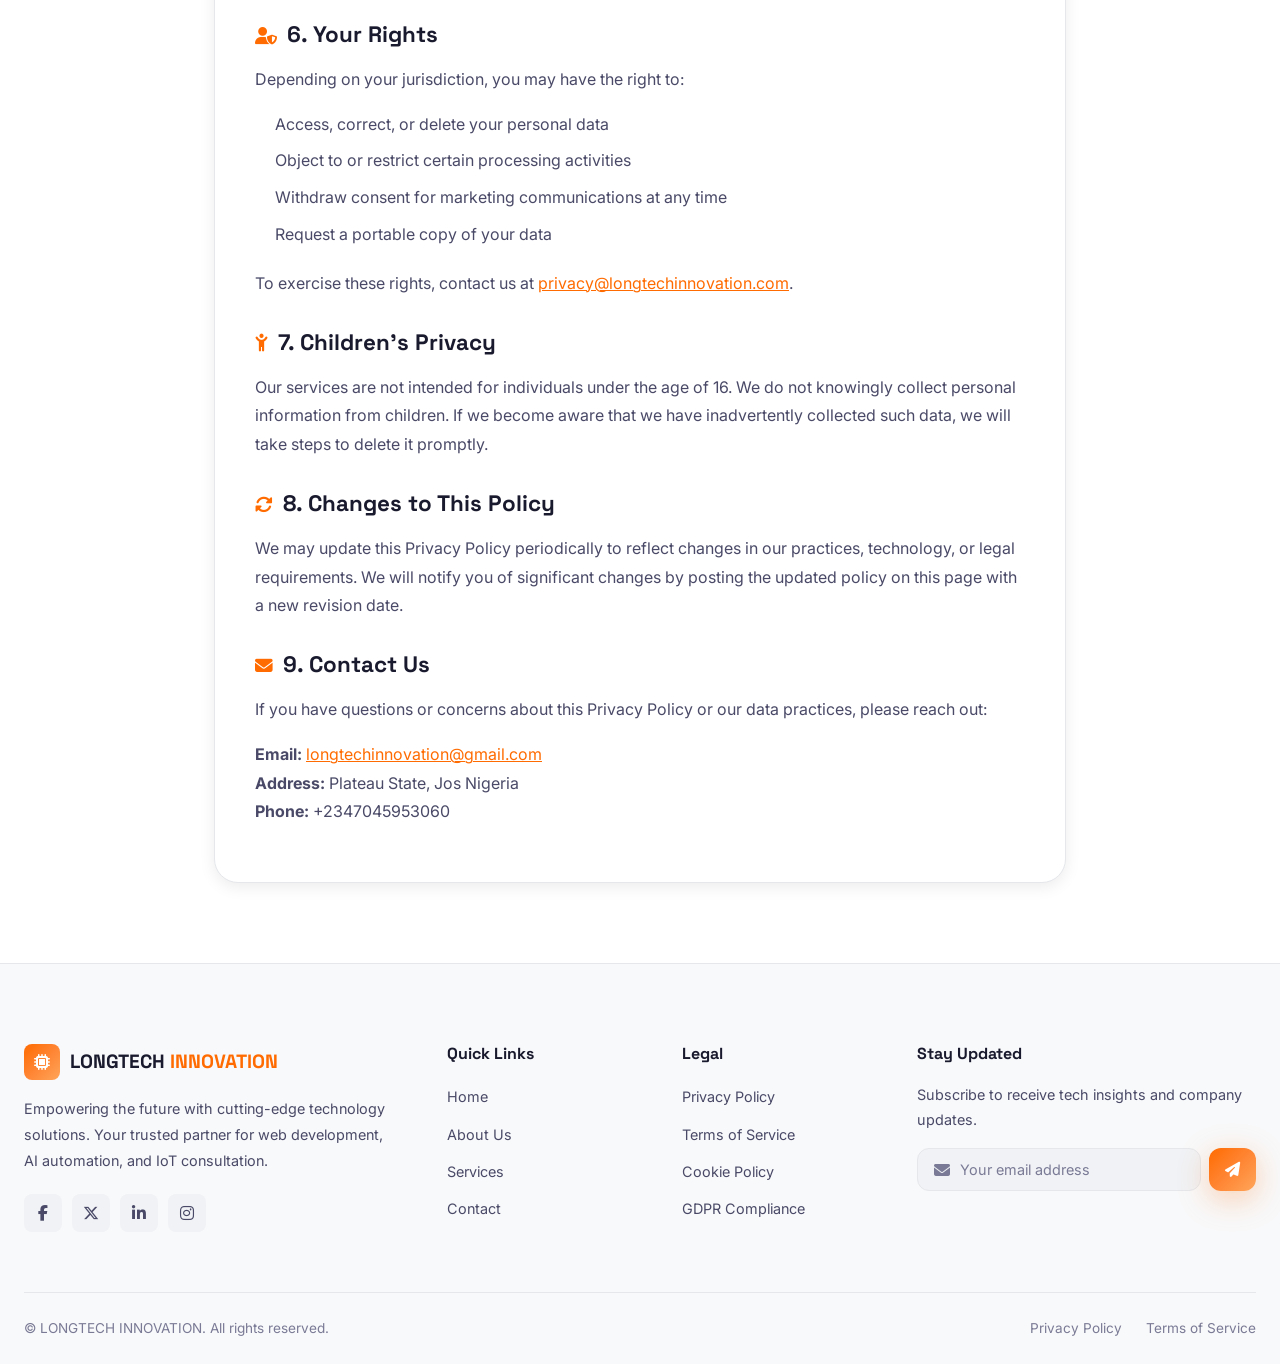
<file: policy.html>
<!DOCTYPE html>
<html lang="en" data-theme="light">
<head>
    <meta charset="UTF-8">
    <meta name="viewport" content="width=device-width, initial-scale=1.0">
    <meta name="description" content="Privacy Policy for LONGTECH INNOVATION. Learn how we collect, use, store, and protect your personal information.">
    <meta name="robots" content="noindex, follow">
    <title>Privacy Policy | LONGTECH INNOVATION</title>
    <link rel="stylesheet" href="style.css">
    <link rel="stylesheet" href="https://cdnjs.cloudflare.com/ajax/libs/font-awesome/6.5.1/css/all.min.css">
    <link href="https://fonts.googleapis.com/css2?family=Inter:wght@300;400;500;600;700&family=Space+Grotesk:wght@500;600;700&display=swap" rel="stylesheet">
</head>
<body>
    <nav id="navbar">
        <div class="container nav-container">
            <a href="index.html" class="logo">
                <span class="logo-icon"><i class="fa-solid fa-microchip"></i></span>
                <span class="logo-text">LONGTECH <span class="highlight">INNOVATION</span></span>
            </a>
            <ul class="nav-links" id="navLinks">
                <li><a href="index.html#hero" class="nav-link">Home</a></li>
                <li><a href="index.html#about" class="nav-link">About</a></li>
                <li><a href="index.html#services" class="nav-link">Services</a></li>
                <li><a href="index.html#contact" class="nav-link">Contact</a></li>
            </ul>
            <div class="nav-actions">
                <button id="themeToggle" class="theme-toggle" aria-label="Toggle dark mode">
                    <i class="fa-solid fa-sun" id="themeIcon"></i>
                </button>
                <button id="menuToggle" class="menu-toggle" aria-label="Toggle menu">
                    <span class="hamburger"></span>
                </button>
            </div>
        </div>
    </nav>

    <section class="policy-section">
        <div class="container policy-container">
            <div class="section-header">
                <span class="section-badge"><i class="fa-solid fa-shield-halved"></i> Legal</span>
                <h1 class="section-title">Privacy <span class="gradient-text">Policy</span></h1>
                <p class="section-subtitle">Last updated: April 2026</p>
            </div>
            
            <article class="policy-content">
                <p>At <strong>LONGTECH INNOVATION</strong>, we are committed to protecting your personal information and your right to privacy. This Privacy Policy explains how we collect, use, disclose, and safeguard your data when you visit our website or use our services.</p>

                <h2><i class="fa-solid fa-database"></i> 1. Information We Collect</h2>
                <p>We collect information that you provide directly to us, as well as information automatically collected when you interact with our website:</p>
                <ul>
                    <li><strong>Personal Information:</strong> Name, email address, phone number, and company details submitted via contact forms or newsletter signups.</li>
                    <li><strong>Usage Data:</strong> IP address, browser type, operating system, referring URLs, page views, and interaction timestamps.</li>
                    <li><strong>Cookies & Tracking Technologies:</strong> We use essential, performance, and functional cookies to improve user experience and analyze site traffic.</li>
                </ul>

                <h2><i class="fa-solid fa-gears"></i> 2. How We Use Your Information</h2>
                <p>We process your personal data for legitimate business purposes, including:</p>
                <ul>
                    <li>Responding to inquiries and providing requested services</li>
                    <li>Sending newsletters, updates, and marketing communications (with your consent)</li>
                    <li>Improving website performance, security, and user experience</li>
                    <li>Complying with legal obligations and resolving disputes</li>
                </ul>

                <h2><i class="fa-solid fa-handshake"></i> 3. Sharing & Third-Party Services</h2>
                <p>We do not sell your personal data. We may share information with trusted third-party service providers who assist us in operating our website, conducting business, or servicing you, provided they agree to keep this information confidential. These may include hosting providers, email marketing platforms, and analytics services.</p>

                <h2><i class="fa-solid fa-lock"></i> 4. Data Security</h2>
                <p>We implement industry-standard security measures, including SSL encryption, secure servers, and access controls, to protect your data from unauthorized access, alteration, disclosure, or destruction. While we strive to protect your information, no method of transmission over the Internet is 100% secure.</p>

                <h2><i class="fa-solid fa-cookie-bite"></i> 5. Cookies & Tracking</h2>
                <p>Our website uses cookies to remember your preferences, analyze traffic, and deliver relevant content. You can control cookie settings through your browser. Disabling cookies may affect certain website functionalities.</p>

                <h2><i class="fa-solid fa-user-shield"></i> 6. Your Rights</h2>
                <p>Depending on your jurisdiction, you may have the right to:</p>
                <ul>
                    <li>Access, correct, or delete your personal data</li>
                    <li>Object to or restrict certain processing activities</li>
                    <li>Withdraw consent for marketing communications at any time</li>
                    <li>Request a portable copy of your data</li>
                </ul>
                <p>To exercise these rights, contact us at <a href="mailto:privacy@longtechinnovation.com">privacy@longtechinnovation.com</a>.</p>

                <h2><i class="fa-solid fa-child-reaching"></i> 7. Children's Privacy</h2>
                <p>Our services are not intended for individuals under the age of 16. We do not knowingly collect personal information from children. If we become aware that we have inadvertently collected such data, we will take steps to delete it promptly.</p>

                <h2><i class="fa-solid fa-rotate"></i> 8. Changes to This Policy</h2>
                <p>We may update this Privacy Policy periodically to reflect changes in our practices, technology, or legal requirements. We will notify you of significant changes by posting the updated policy on this page with a new revision date.</p>

                <h2><i class="fa-solid fa-envelope"></i> 9. Contact Us</h2>
                <p>If you have questions or concerns about this Privacy Policy or our data practices, please reach out:</p>
                <p>
                    <strong>Email:</strong> <a href="mailto:longtechinnovation@gmail.com">longtechinnovation@gmail.com</a><br>
                    <strong>Address:</strong> Plateau State, Jos Nigeria<br>
                    <strong>Phone:</strong> +2347045953060
                </p>
            </article>
        </div>
    </section>

    <footer class="footer">
        <div class="container footer-container">
            <div class="footer-grid">
                <div class="footer-brand">
                    <a href="index.html" class="footer-logo"><i class="fa-solid fa-microchip"></i><span>LONGTECH <span class="highlight">INNOVATION</span></span></a>
                    <p class="footer-description">Empowering the future with cutting-edge technology solutions. Your trusted partner for web development, AI automation, and IoT consultation.</p>
                    <div class="footer-social">
                        <a href="#"><i class="fa-brands fa-facebook-f"></i></a>
                        <a href="#"><i class="fa-brands fa-x-twitter"></i></a>
                        <a href="#"><i class="fa-brands fa-linkedin-in"></i></a>
                        <a href="#"><i class="fa-brands fa-instagram"></i></a>
                    </div>
                </div>
                <div class="footer-links">
                    <h4>Quick Links</h4>
                    <ul>
                        <li><a href="index.html#hero">Home</a></li>
                        <li><a href="index.html#about">About Us</a></li>
                        <li><a href="index.html#services">Services</a></li>
                        <li><a href="index.html#contact">Contact</a></li>
                    </ul>
                </div>
                <div class="footer-services">
                    <h4>Legal</h4>
                    <ul>
                        <li><a href="privacy-policy.html">Privacy Policy</a></li>
                        <li><a href="terms-of-service.html">Terms of Service</a></li>
                        <li><a href="#">Cookie Policy</a></li>
                        <li><a href="#">GDPR Compliance</a></li>
                    </ul>
                </div>
                <div class="footer-newsletter">
                    <h4>Stay Updated</h4>
                    <p>Subscribe to receive tech insights and company updates.</p>
                    <form class="newsletter-form" id="newsletterForm">
                        <div class="newsletter-input"><i class="fa-solid fa-envelope"></i><input type="email" placeholder="Your email address" required></div>
                        <button type="submit" class="btn btn-primary"><i class="fa-solid fa-paper-plane"></i></button>
                    </form>
                </div>
            </div>
            <div class="footer-bottom">
                <p>&copy; <span id="currentYear"></span> LONGTECH INNOVATION. All rights reserved.</p>
                <div class="footer-bottom-links">
                    <a href="policy.html">Privacy Policy</a>
                    <a href="terms.html">Terms of Service</a>
                </div>
            </div>
        </div>
    </footer>

    <button id="backToTop" class="back-to-top" aria-label="Back to top"><i class="fa-solid fa-arrow-up"></i></button>
    <script src="script.js"></script>
</body>
</html>
</file>
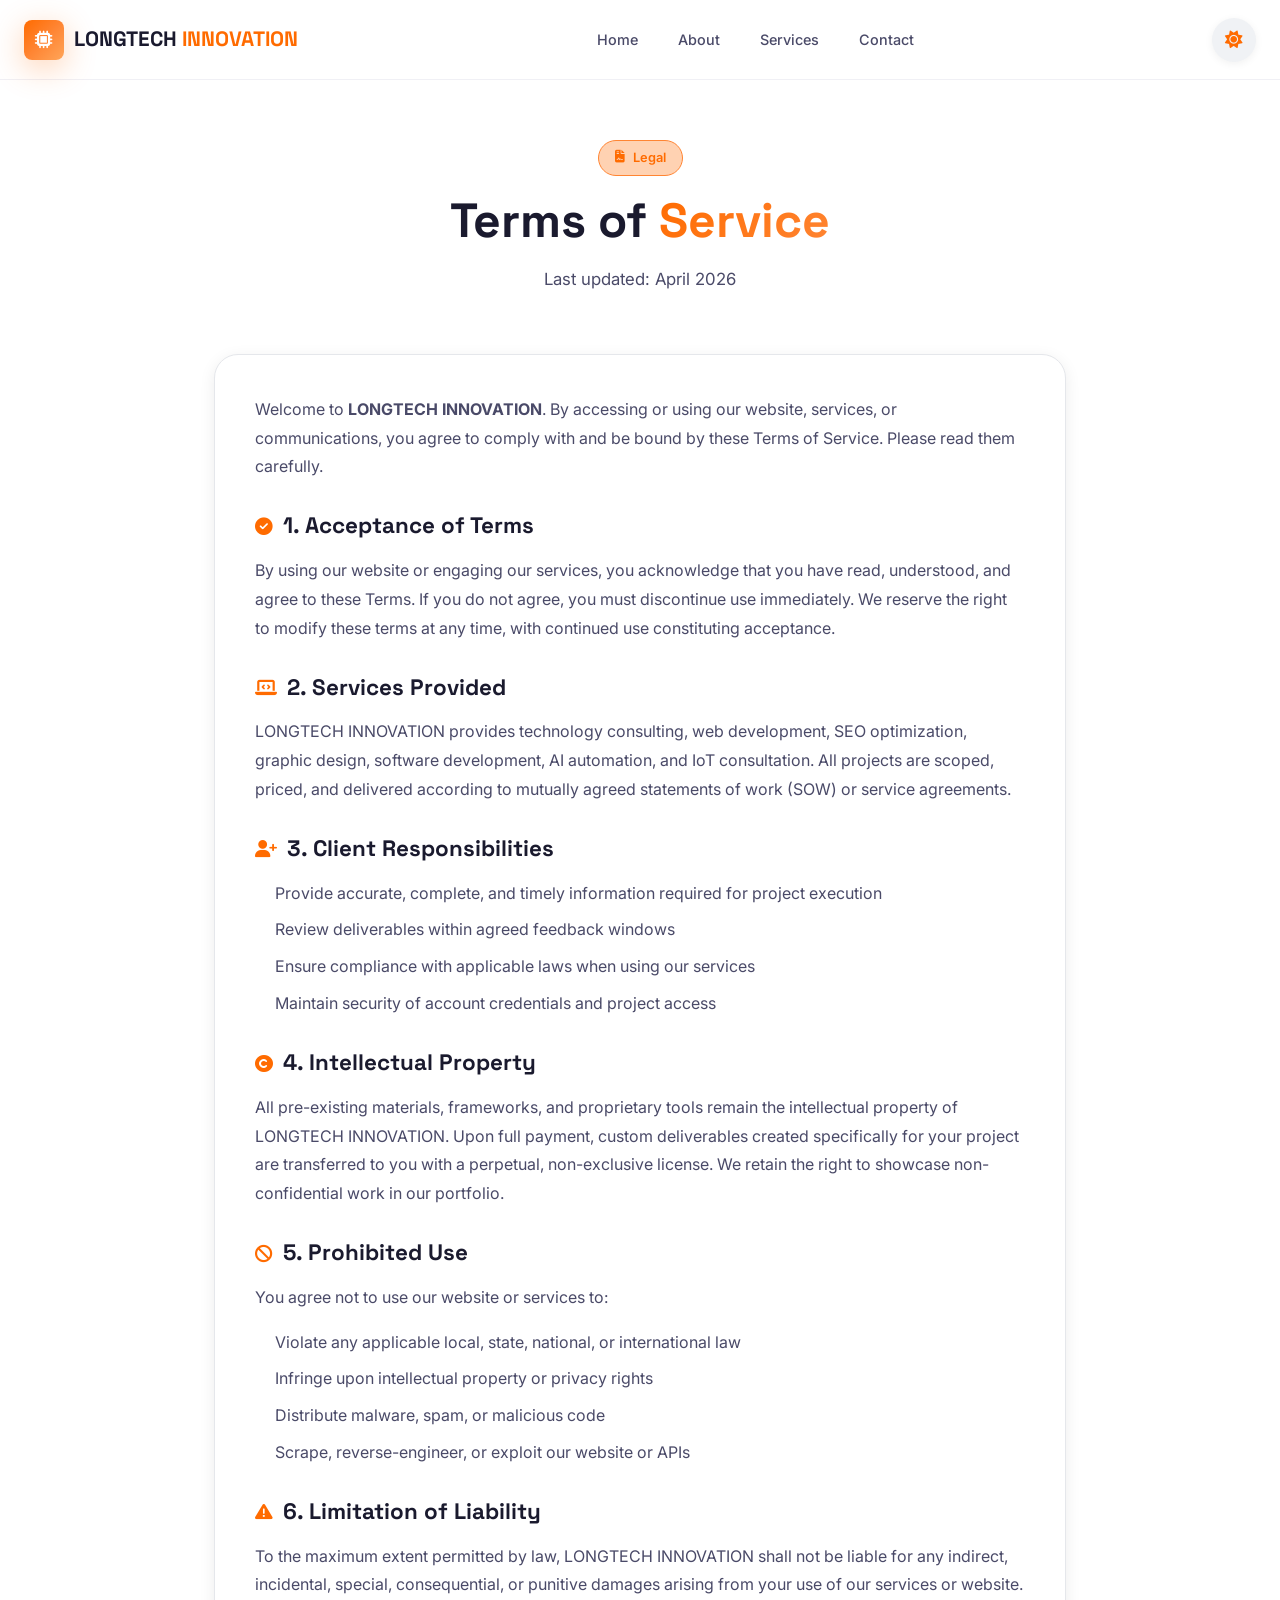
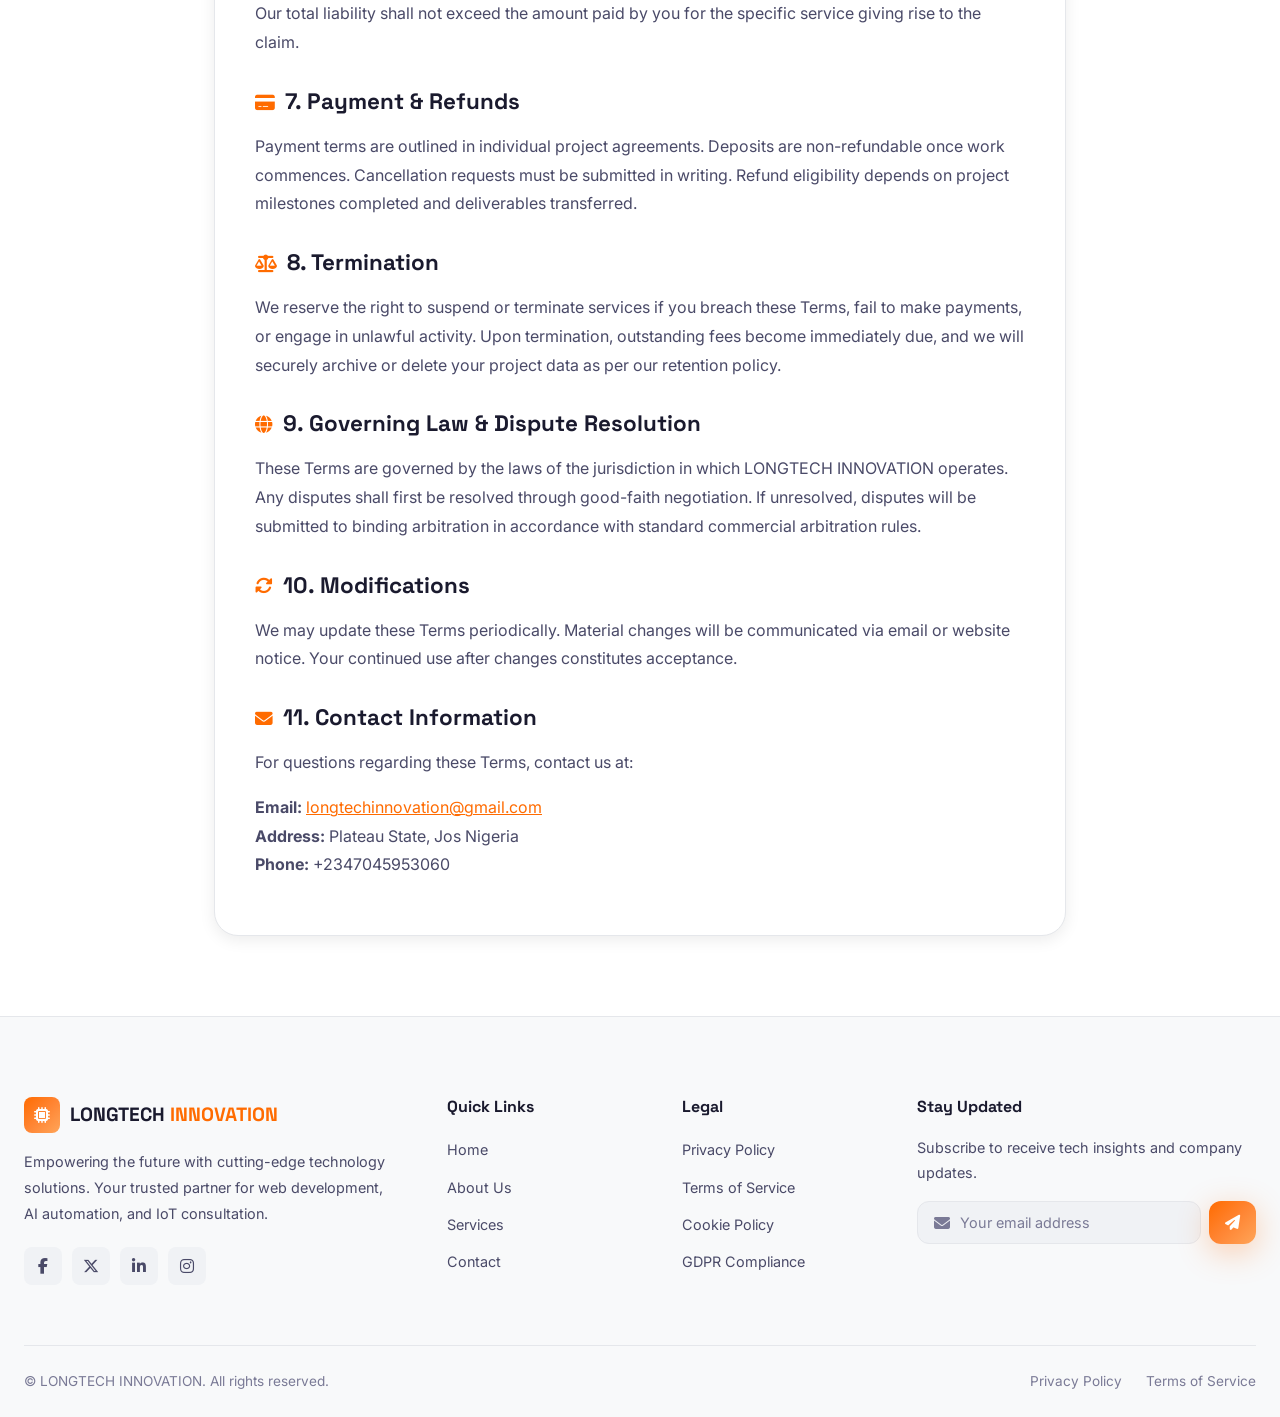
<file: terms.html>
<!DOCTYPE html>
<html lang="en" data-theme="light">
<head>
    <meta charset="UTF-8">
    <meta name="viewport" content="width=device-width, initial-scale=1.0">
    <meta name="description" content="Terms of Service for LONGTECH INNOVATION. Understand your rights and obligations when using our website and services.">
    <meta name="robots" content="noindex, follow">
    <title>Terms of Service | LONGTECH INNOVATION</title>
    <link rel="stylesheet" href="style.css">
    <link rel="stylesheet" href="https://cdnjs.cloudflare.com/ajax/libs/font-awesome/6.5.1/css/all.min.css">
    <link href="https://fonts.googleapis.com/css2?family=Inter:wght@300;400;500;600;700&family=Space+Grotesk:wght@500;600;700&display=swap" rel="stylesheet">
</head>
<body>
    <nav id="navbar">
        <div class="container nav-container">
            <a href="index.html" class="logo">
                <span class="logo-icon"><i class="fa-solid fa-microchip"></i></span>
                <span class="logo-text">LONGTECH <span class="highlight">INNOVATION</span></span>
            </a>
            <ul class="nav-links" id="navLinks">
                <li><a href="index.html#hero" class="nav-link">Home</a></li>
                <li><a href="index.html#about" class="nav-link">About</a></li>
                <li><a href="index.html#services" class="nav-link">Services</a></li>
                <li><a href="index.html#contact" class="nav-link">Contact</a></li>
            </ul>
            <div class="nav-actions">
                <button id="themeToggle" class="theme-toggle" aria-label="Toggle dark mode">
                    <i class="fa-solid fa-sun" id="themeIcon"></i>
                </button>
                <button id="menuToggle" class="menu-toggle" aria-label="Toggle menu">
                    <span class="hamburger"></span>
                </button>
            </div>
        </div>
    </nav>

    <section class="policy-section">
        <div class="container policy-container">
            <div class="section-header">
                <span class="section-badge"><i class="fa-solid fa-file-contract"></i> Legal</span>
                <h1 class="section-title">Terms of <span class="gradient-text">Service</span></h1>
                <p class="section-subtitle">Last updated: April 2026</p>
            </div>
            
            <article class="policy-content">
                <p>Welcome to <strong>LONGTECH INNOVATION</strong>. By accessing or using our website, services, or communications, you agree to comply with and be bound by these Terms of Service. Please read them carefully.</p>

                <h2><i class="fa-solid fa-check-circle"></i> 1. Acceptance of Terms</h2>
                <p>By using our website or engaging our services, you acknowledge that you have read, understood, and agree to these Terms. If you do not agree, you must discontinue use immediately. We reserve the right to modify these terms at any time, with continued use constituting acceptance.</p>

                <h2><i class="fa-solid fa-laptop-code"></i> 2. Services Provided</h2>
                <p>LONGTECH INNOVATION provides technology consulting, web development, SEO optimization, graphic design, software development, AI automation, and IoT consultation. All projects are scoped, priced, and delivered according to mutually agreed statements of work (SOW) or service agreements.</p>

                <h2><i class="fa-solid fa-user-plus"></i> 3. Client Responsibilities</h2>
                <ul>
                    <li>Provide accurate, complete, and timely information required for project execution</li>
                    <li>Review deliverables within agreed feedback windows</li>
                    <li>Ensure compliance with applicable laws when using our services</li>
                    <li>Maintain security of account credentials and project access</li>
                </ul>

                <h2><i class="fa-solid fa-copyright"></i> 4. Intellectual Property</h2>
                <p>All pre-existing materials, frameworks, and proprietary tools remain the intellectual property of LONGTECH INNOVATION. Upon full payment, custom deliverables created specifically for your project are transferred to you with a perpetual, non-exclusive license. We retain the right to showcase non-confidential work in our portfolio.</p>

                <h2><i class="fa-solid fa-ban"></i> 5. Prohibited Use</h2>
                <p>You agree not to use our website or services to:</p>
                <ul>
                    <li>Violate any applicable local, state, national, or international law</li>
                    <li>Infringe upon intellectual property or privacy rights</li>
                    <li>Distribute malware, spam, or malicious code</li>
                    <li>Scrape, reverse-engineer, or exploit our website or APIs</li>
                </ul>

                <h2><i class="fa-solid fa-triangle-exclamation"></i> 6. Limitation of Liability</h2>
                <p>To the maximum extent permitted by law, LONGTECH INNOVATION shall not be liable for any indirect, incidental, special, consequential, or punitive damages arising from your use of our services or website. Our total liability shall not exceed the amount paid by you for the specific service giving rise to the claim.</p>

                <h2><i class="fa-solid fa-credit-card"></i> 7. Payment & Refunds</h2>
                <p>Payment terms are outlined in individual project agreements. Deposits are non-refundable once work commences. Cancellation requests must be submitted in writing. Refund eligibility depends on project milestones completed and deliverables transferred.</p>

                <h2><i class="fa-solid fa-scale-balanced"></i> 8. Termination</h2>
                <p>We reserve the right to suspend or terminate services if you breach these Terms, fail to make payments, or engage in unlawful activity. Upon termination, outstanding fees become immediately due, and we will securely archive or delete your project data as per our retention policy.</p>

                <h2><i class="fa-solid fa-globe"></i> 9. Governing Law & Dispute Resolution</h2>
                <p>These Terms are governed by the laws of the jurisdiction in which LONGTECH INNOVATION operates. Any disputes shall first be resolved through good-faith negotiation. If unresolved, disputes will be submitted to binding arbitration in accordance with standard commercial arbitration rules.</p>

                <h2><i class="fa-solid fa-rotate"></i> 10. Modifications</h2>
                <p>We may update these Terms periodically. Material changes will be communicated via email or website notice. Your continued use after changes constitutes acceptance.</p>

                <h2><i class="fa-solid fa-envelope"></i> 11. Contact Information</h2>
                <p>For questions regarding these Terms, contact us at:</p>
                <p>
                    <strong>Email:</strong> <a href="mailto:longtechinnovation@gmail.com">longtechinnovation@gmail.com</a><br>
                    <strong>Address:</strong> Plateau State, Jos Nigeria<br>
                    <strong>Phone:</strong> +2347045953060
                </p>
            </article>
        </div>
    </section>

    <footer class="footer">
        <div class="container footer-container">
            <div class="footer-grid">
                <div class="footer-brand">
                    <a href="index.html" class="footer-logo"><i class="fa-solid fa-microchip"></i><span>LONGTECH <span class="highlight">INNOVATION</span></span></a>
                    <p class="footer-description">Empowering the future with cutting-edge technology solutions. Your trusted partner for web development, AI automation, and IoT consultation.</p>
                    <div class="footer-social">
                        <a href="#"><i class="fa-brands fa-facebook-f"></i></a>
                        <a href="#"><i class="fa-brands fa-x-twitter"></i></a>
                        <a href="#"><i class="fa-brands fa-linkedin-in"></i></a>
                        <a href="#"><i class="fa-brands fa-instagram"></i></a>
                    </div>
                </div>
                <div class="footer-links">
                    <h4>Quick Links</h4>
                    <ul>
                        <li><a href="index.html#hero">Home</a></li>
                        <li><a href="index.html#about">About Us</a></li>
                        <li><a href="index.html#services">Services</a></li>
                        <li><a href="index.html#contact">Contact</a></li>
                    </ul>
                </div>
                <div class="footer-services">
                    <h4>Legal</h4>
                    <ul>
                        <li><a href="privacy-policy.html">Privacy Policy</a></li>
                        <li><a href="terms-of-service.html">Terms of Service</a></li>
                        <li><a href="#">Cookie Policy</a></li>
                        <li><a href="#">GDPR Compliance</a></li>
                    </ul>
                </div>
                <div class="footer-newsletter">
                    <h4>Stay Updated</h4>
                    <p>Subscribe to receive tech insights and company updates.</p>
                    <form class="newsletter-form" id="newsletterForm">
                        <div class="newsletter-input"><i class="fa-solid fa-envelope"></i><input type="email" placeholder="Your email address" required></div>
                        <button type="submit" class="btn btn-primary"><i class="fa-solid fa-paper-plane"></i></button>
                    </form>
                </div>
            </div>
            <div class="footer-bottom">
                <p>&copy; <span id="currentYear"></span> LONGTECH INNOVATION. All rights reserved.</p>
                <div class="footer-bottom-links">
                    <a href="policy.html">Privacy Policy</a>
                    <a href="terms.html">Terms of Service</a>
                </div>
            </div>
        </div>
    </footer>

    <button id="backToTop" class="back-to-top" aria-label="Back to top"><i class="fa-solid fa-arrow-up"></i></button>
    <script src="script.js"></script>
</body>
</html>
</file>
<file: style.css>
/* ============================================
LONGTECH INNOVATION - Modern Portfolio
CSS Stylesheet
============================================ */
/* === CSS Variables / Custom Properties === */
:root {
/* Light Theme (White & Orange) */
--primary: #FF6B00;
--primary-light: #FF8533;
--primary-dark: #E05E00;
--primary-glow: rgba(255, 107, 0, 0.3);
--primary-glow-strong: rgba(255, 107, 0, 0.5);
--bg-primary: #FFFFFF;
--bg-secondary: #F8F9FA;
--bg-tertiary: #F0F2F5;
--bg-card: #FFFFFF;
--text-primary: #1A1A2E;
--text-secondary: #4A4A68;
--text-tertiary: #7A7A96;
--border-color: #E5E7EB;
--border-light: #F0F0F5;
--shadow-sm: 0 2px 8px rgba(0, 0, 0, 0.06);
--shadow-md: 0 4px 16px rgba(0, 0, 0, 0.08);
--shadow-lg: 0 8px 32px rgba(0, 0, 0, 0.1);
--shadow-xl: 0 16px 48px rgba(0, 0, 0, 0.12);
--shadow-primary: 0 8px 32px var(--primary-glow);
--shadow-primary-lg: 0 16px 48px var(--primary-glow-strong);
--gradient-primary: linear-gradient(135deg, #FF6B00 0%, #FF8533 50%, #FFA559 100%);
--gradient-text: linear-gradient(135deg, #FF6B00, #FF8533);
--gradient-bg: linear-gradient(135deg, #FFF5EE 0%, #FFFFFF 50%, #FFF0E6 100%);
--transition-fast: 0.2s ease;
--transition-normal: 0.3s ease;
--transition-slow: 0.5s ease;
--radius-sm: 8px;
--radius-md: 12px;
--radius-lg: 16px;
--radius-xl: 24px;
--radius-full: 50%;
--nav-height: 80px;
}
/* Dark Theme */
[data-theme="dark"] {
--bg-primary: #0A0A1A;
--bg-secondary: #12122A;
--bg-tertiary: #1A1A35;
--bg-card: #16163A;
--text-primary: #E8E8F0;
--text-secondary: #B0B0C8;
--text-tertiary: #7878A0;
--border-color: #2A2A4A;
--border-light: #1E1E3A;
--shadow-sm: 0 2px 8px rgba(0, 0, 0, 0.3);
--shadow-md: 0 4px 16px rgba(0, 0, 0, 0.4);
--shadow-lg: 0 8px 32px rgba(0, 0, 0, 0.5);
--shadow-xl: 0 16px 48px rgba(0, 0, 0, 0.6);
--shadow-primary: 0 8px 32px rgba(255, 107, 0, 0.2);
--shadow-primary-lg: 0 16px 48px rgba(255, 107, 0, 0.35);
--gradient-bg: linear-gradient(135deg, #0A0A1A 0%, #12122A 50%, #0A0A1A 100%);
}
/* === Reset & Base === */
*,
*::before,
*::after {
margin: 0;
padding: 0;
box-sizing: border-box;
}
html {
scroll-behavior: smooth;
scroll-padding-top: var(--nav-height);
}
body {
font-family: 'Inter', -apple-system, BlinkMacSystemFont, sans-serif;
background: var(--bg-primary);
color: var(--text-primary);
line-height: 1.7;
overflow-x: hidden;
transition: background var(--transition-slow), color var(--transition-slow);
}
h1, h2, h3, h4, h5, h6 {
font-family: 'Space Grotesk', sans-serif;
font-weight: 700;
line-height: 1.2;
}
a {
text-decoration: none;
color: inherit;
transition: color var(--transition-fast);
}
ul {
list-style: none;
}
img {
max-width: 100%;
display: block;
}
button {
cursor: pointer;
border: none;
outline: none;
font-family: inherit;
}
input, select, textarea {
font-family: inherit;
outline: none;
border: none;
}
/* === Utility Classes === */
.container {
max-width: 1280px;
margin: 0 auto;
padding: 0 24px;
}
.gradient-text {
background: var(--gradient-text);
-webkit-background-clip: text;
-webkit-text-fill-color: transparent;
background-clip: text;
}
.highlight {
color: var(--primary);
}
/* === Preloader === */
#preloader {
position: fixed;
top: 0;
left: 0;
width: 100%;
height: 100%;
background: var(--bg-primary);
display: flex;
align-items: center;
justify-content: center;
z-index: 10000;
transition: opacity 0.5s ease, visibility 0.5s ease;
}
#preloader.hidden {
opacity: 0;
visibility: hidden;
}
.loader {
display: flex;
flex-direction: column;
align-items: center;
gap: 20px;
}
.loader-ring {
width: 60px;
height: 60px;
border: 3px solid var(--border-color);
border-top: 3px solid var(--primary);
border-radius: var(--radius-full);
animation: spin 1s linear infinite;
position: absolute;
}
.loader-ring:nth-child(2) {
width: 45px;
height: 45px;
border-top-color: var(--primary-light);
animation-duration: 0.8s;
animation-direction: reverse;
}
.loader-ring:nth-child(3) {
width: 30px;
height: 30px;
border-top-color: #FFA559;
animation-duration: 0.6s;
}
.loader-text {
font-family: 'Space Grotesk', sans-serif;
font-size: 1.2rem;
font-weight: 700;
color: var(--primary);
letter-spacing: 4px;
}
@keyframes spin {
to { transform: rotate(360deg); }
}
/* === Particle Canvas === */
#particleCanvas {
position: fixed;
top: 0;
left: 0;
width: 100%;
height: 100%;
pointer-events: none;
z-index: 0;
opacity: 0.4;
}
/* === Navigation === */
#navbar {
position: fixed;
top: 0;
left: 0;
width: 100%;
height: var(--nav-height);
background: rgba(255, 255, 255, 0.85);
backdrop-filter: blur(20px);
-webkit-backdrop-filter: blur(20px);
border-bottom: 1px solid var(--border-light);
z-index: 1000;
transition: all var(--transition-normal);
}
[data-theme="dark"] #navbar {
background: rgba(10, 10, 26, 0.85);
}
#navbar.scrolled {
height: 70px;
box-shadow: var(--shadow-md);
}
.nav-container {
display: flex;
align-items: center;
justify-content: space-between;
height: 100%;
}
.logo {
display: flex;
align-items: center;
gap: 10px;
font-size: 1.3rem;
font-weight: 800;
font-family: 'Space Grotesk', sans-serif;
z-index: 1001;
}
.logo-icon {
width: 40px;
height: 40px;
background: var(--gradient-primary);
border-radius: var(--radius-sm);
display: flex;
align-items: center;
justify-content: center;
color: white;
font-size: 1.1rem;
box-shadow: var(--shadow-primary);
}
.logo-text {
color: var(--text-primary);
transition: color var(--transition-normal);
}
.nav-links {
display: flex;
align-items: center;
gap: 8px;
}
.nav-link {
padding: 8px 16px;
border-radius: var(--radius-sm);
font-size: 0.9rem;
font-weight: 500;
color: var(--text-secondary);
position: relative;
transition: all var(--transition-fast);
}
.nav-link:hover,
.nav-link.active {
color: var(--primary);
background: var(--primary-glow);
}
.nav-actions {
display: flex;
align-items: center;
gap: 12px;
}
.theme-toggle {
width: 44px;
height: 44px;
border-radius: var(--radius-full);
background: var(--bg-tertiary);
color: var(--primary);
font-size: 1.1rem;
display: flex;
align-items: center;
justify-content: center;
transition: all var(--transition-normal);
box-shadow: var(--shadow-sm);
}
.theme-toggle:hover {
background: var(--primary);
color: white;
transform: rotate(180deg);
box-shadow: var(--shadow-primary);
}
.menu-toggle {
display: none;
width: 44px;
height: 44px;
border-radius: var(--radius-sm);
background: var(--bg-tertiary);
position: relative;
box-shadow: var(--shadow-sm);
}
.hamburger {
width: 20px;
height: 2px;
background: var(--text-primary);
position: absolute;
top: 50%;
left: 50%;
transform: translate(-50%, -50%);
transition: all var(--transition-normal);
}
.hamburger::before,
.hamburger::after {
content: '';
width: 20px;
height: 2px;
background: var(--text-primary);
position: absolute;
left: 0;
transition: all var(--transition-normal);
}
.hamburger::before {
top: -6px;
}
.hamburger::after {
top: 6px;
}
.menu-toggle.active .hamburger {
background: transparent;
}
.menu-toggle.active .hamburger::before {
top: 0;
transform: rotate(45deg);
}
.menu-toggle.active .hamburger::after {
top: 0;
transform: rotate(-45deg);
}
/* === Hero Section === */
.hero-section {
min-height: 100vh;
display: flex;
align-items: center;
position: relative;
padding-top: var(--nav-height);
background: var(--gradient-bg);
overflow: hidden;
}
.hero-container {
display: grid;
grid-template-columns: 1fr 1fr;
gap: 60px;
align-items: center;
position: relative;
z-index: 1;
}
.hero-badge {
display: inline-flex;
align-items: center;
gap: 8px;
padding: 8px 16px;
background: var(--primary-glow);
border: 1px solid var(--primary-light);
border-radius: 50px;
font-size: 0.85rem;
font-weight: 600;
color: var(--primary);
margin-bottom: 24px;
}
.hero-badge i {
font-size: 0.75rem;
}
.hero-title {
font-size: clamp(2.5rem, 5vw, 4rem);
font-weight: 900;
margin-bottom: 20px;
line-height: 1.1;
}
.hero-subtitle {
font-size: 1.1rem;
color: var(--text-secondary);
margin-bottom: 32px;
max-width: 540px;
line-height: 1.8;
}
.hero-buttons {
display: flex;
gap: 16px;
margin-bottom: 48px;
flex-wrap: wrap;
}
.btn {
display: inline-flex;
align-items: center;
gap: 10px;
padding: 14px 28px;
border-radius: var(--radius-md);
font-size: 0.95rem;
font-weight: 600;
transition: all var(--transition-normal);
position: relative;
overflow: hidden;
}
.btn::before {
content: '';
position: absolute;
top: 50%;
left: 50%;
width: 0;
height: 0;
background: rgba(255, 255, 255, 0.2);
border-radius: 50%;
transform: translate(-50%, -50%);
transition: width 0.6s ease, height 0.6s ease;
}
.btn:hover::before {
width: 300px;
height: 300px;
}
.btn-primary {
background: var(--gradient-primary);
color: white;
box-shadow: var(--shadow-primary);
}
.btn-primary:hover {
transform: translateY(-3px);
box-shadow: var(--shadow-primary-lg);
}
.btn-secondary {
background: var(--bg-card);
color: var(--text-primary);
border: 2px solid var(--border-color);
box-shadow: var(--shadow-sm);
}
.btn-secondary:hover {
border-color: var(--primary);
color: var(--primary);
transform: translateY(-3px);
box-shadow: var(--shadow-md);
}
.btn-full {
width: 100%;
justify-content: center;
}
.hero-stats {
display: flex;
gap: 40px;
flex-wrap: wrap;
}
.stat-item {
text-align: center;
}
.stat-number {
display: block;
font-family: 'Space Grotesk', sans-serif;
font-size: 2.5rem;
font-weight: 800;
color: var(--primary);
line-height: 1;
margin-bottom: 4px;
}
.stat-label {
font-size: 0.85rem;
color: var(--text-tertiary);
font-weight: 500;
}
/* Hero Visual */
.hero-visual {
position: relative;
display: flex;
align-items: center;
justify-content: center;
}
.hero-graphic {
position: relative;
width: 400px;
height: 400px;
}
.hero-circle {
position: absolute;
border: 2px solid var(--primary);
border-radius: var(--radius-full);
opacity: 0.3;
animation: pulse 3s ease-in-out infinite;
}
.hero-circle {
width: 300px;
height: 300px;
top: 50%;
left: 50%;
transform: translate(-50%, -50%);
}
.circle-2 {
width: 200px;
height: 200px;
animation-delay: 1s;
opacity: 0.2;
}
.circle-3 {
width: 100px;
height: 100px;
animation-delay: 2s;
opacity: 0.1;
}
@keyframes pulse {
0%, 100% { transform: translate(-50%, -50%) scale(1); }
50% { transform: translate(-50%, -50%) scale(1.1); }
}
.floating-card {
position: absolute;
padding: 12px 20px;
background: var(--bg-card);
border-radius: var(--radius-md);
box-shadow: var(--shadow-lg);
display: flex;
align-items: center;
gap: 10px;
font-weight: 600;
font-size: 0.85rem;
animation: float 4s ease-in-out infinite;
z-index: 2;
}
.floating-card i {
color: var(--primary);
font-size: 1.2rem;
}
.card-1 {
top: 10%;
left: 0;
animation-delay: 0s;
}
.card-2 {
top: 45%;
right: -10%;
animation-delay: 1.5s;
}
.card-3 {
bottom: 15%;
left: 10%;
animation-delay: 3s;
}
@keyframes float {
0%, 100% { transform: translateY(0); }
50% { transform: translateY(-15px); }
}
/* Scroll Indicator */
.scroll-indicator {
position: absolute;
bottom: 30px;
left: 50%;
transform: translateX(-50%);
display: flex;
flex-direction: column;
align-items: center;
gap: 8px;
color: var(--text-tertiary);
font-size: 0.8rem;
font-weight: 500;
animation: bounce 2s infinite;
}
.mouse {
width: 24px;
height: 38px;
border: 2px solid var(--text-tertiary);
border-radius: 12px;
position: relative;
}
.wheel {
width: 4px;
height: 8px;
background: var(--primary);
border-radius: 2px;
position: absolute;
top: 6px;
left: 50%;
transform: translateX(-50%);
animation: scroll-wheel 1.5s infinite;
}
@keyframes scroll-wheel {
0% { opacity: 1; top: 6px; }
100% { opacity: 0; top: 20px; }
}
@keyframes bounce {
0%, 100% { transform: translateX(-50%) translateY(0); }
50% { transform: translateX(-50%) translateY(-8px); }
}
/* === Section Styles === */
section {
padding: 100px 0;
position: relative;
z-index: 1;
}
.section-header {
text-align: center;
margin-bottom: 60px;
}
.section-badge {
display: inline-flex;
align-items: center;
gap: 8px;
padding: 6px 16px;
background: var(--primary-glow);
border: 1px solid var(--primary-light);
border-radius: 50px;
font-size: 0.8rem;
font-weight: 600;
color: var(--primary);
margin-bottom: 16px;
}
.section-title {
font-size: clamp(2rem, 4vw, 3rem);
margin-bottom: 16px;
}
.section-subtitle {
font-size: 1.05rem;
color: var(--text-secondary);
max-width: 600px;
margin: 0 auto;
}
/* === About Section === */
.about-section {
background: var(--bg-secondary);
}
.about-grid {
display: grid;
grid-template-columns: 1fr 1fr;
gap: 60px;
align-items: center;
}
.about-content h3 {
font-size: 1.8rem;
margin-bottom: 20px;
}
.about-content p {
color: var(--text-secondary);
margin-bottom: 16px;
font-size: 1rem;
}
.about-features {
margin-top: 32px;
display: flex;
flex-direction: column;
gap: 20px;
}
.feature-item {
display: flex;
align-items: flex-start;
gap: 16px;
}
.feature-icon {
width: 48px;
height: 48px;
background: var(--primary-glow);
border-radius: var(--radius-md);
display: flex;
align-items: center;
justify-content: center;
color: var(--primary);
font-size: 1.2rem;
flex-shrink: 0;
}
.feature-text h4 {
font-size: 1rem;
margin-bottom: 4px;
}
.feature-text p {
font-size: 0.9rem;
color: var(--text-tertiary);
margin-bottom: 0;
}
/* About Visual */
.about-image-wrapper {
position: relative;
}
.about-image-placeholder {
width: 100%;
aspect-ratio: 4/3;
background: var(--bg-card);
border-radius: var(--radius-xl);
box-shadow: var(--shadow-xl);
display: flex;
flex-direction: column;
align-items: center;
justify-content: center;
gap: 24px;
border: 1px solid var(--border-color);
}
.about-image-placeholder > i {
font-size: 4rem;
color: var(--primary);
opacity: 0.6;
}
.tech-stack {
display: flex;
flex-wrap: wrap;
gap: 12px;
justify-content: center;
padding: 0 20px;
}
.tech-stack span {
width: 44px;
height: 44px;
background: var(--bg-tertiary);
border-radius: var(--radius-sm);
display: flex;
align-items: center;
justify-content: center;
font-size: 1.3rem;
color: var(--text-secondary);
transition: all var(--transition-normal);
box-shadow: var(--shadow-sm);
}
.tech-stack span:hover {
background: var(--primary);
color: white;
transform: translateY(-4px);
box-shadow: var(--shadow-primary);
}
.experience-badge {
position: absolute;
bottom: -20px;
right: -20px;
background: var(--gradient-primary);
color: white;
padding: 16px 24px;
border-radius: var(--radius-lg);
text-align: center;
box-shadow: var(--shadow-primary-lg);
}
.exp-number {
display: block;
font-family: 'Space Grotesk', sans-serif;
font-size: 2rem;
font-weight: 800;
line-height: 1;
}
.exp-text {
font-size: 0.8rem;
font-weight: 500;
opacity: 0.9;
}
/* === Services Section === */
.services-grid {
display: grid;
grid-template-columns: repeat(3, 1fr);
gap: 24px;
}
.service-card {
background: var(--bg-card);
border: 1px solid var(--border-color);
border-radius: var(--radius-xl);
padding: 32px;
transition: all var(--transition-normal);
position: relative;
overflow: hidden;
box-shadow: var(--shadow-sm);
}
.service-card::before {
content: '';
position: absolute;
top: 0;
left: 0;
width: 100%;
height: 4px;
background: var(--gradient-primary);
transform: scaleX(0);
transition: transform var(--transition-normal);
}
.service-card:hover {
transform: translateY(-8px);
box-shadow: var(--shadow-lg);
border-color: var(--primary);
}
.service-card:hover::before {
transform: scaleX(1);
}
.service-card.featured {
border-color: var(--primary);
box-shadow: var(--shadow-primary);
}
.service-card.featured::before {
transform: scaleX(1);
}
.featured-badge {
position: absolute;
top: 16px;
right: 16px;
background: var(--gradient-primary);
color: white;
padding: 4px 12px;
border-radius: 50px;
font-size: 0.75rem;
font-weight: 600;
}
.service-icon {
width: 64px;
height: 64px;
background: var(--primary-glow);
border-radius: var(--radius-lg);
display: flex;
align-items: center;
justify-content: center;
font-size: 1.5rem;
color: var(--primary);
margin-bottom: 20px;
transition: all var(--transition-normal);
}
.service-card:hover .service-icon {
background: var(--gradient-primary);
color: white;
transform: scale(1.1);
box-shadow: var(--shadow-primary);
}
.service-card h3 {
font-size: 1.25rem;
margin-bottom: 12px;
}
.service-card > p {
color: var(--text-secondary);
font-size: 0.9rem;
margin-bottom: 20px;
}
.service-features {
margin-bottom: 24px;
}
.service-features li {
display: flex;
align-items: center;
gap: 8px;
font-size: 0.85rem;
color: var(--text-secondary);
padding: 6px 0;
}
.service-features li i {
color: var(--primary);
font-size: 0.75rem;
}
.service-link {
display: inline-flex;
align-items: center;
gap: 8px;
color: var(--primary);
font-weight: 600;
font-size: 0.9rem;
transition: all var(--transition-fast);
}
.service-link:hover {
gap: 12px;
}
/* === Portfolio Section === */
.portfolio-section {
background: var(--bg-secondary);
}
.portfolio-filters {
display: flex;
justify-content: center;
gap: 12px;
margin-bottom: 40px;
flex-wrap: wrap;
}
.filter-btn {
padding: 10px 24px;
border-radius: 50px;
background: var(--bg-card);
color: var(--text-secondary);
font-size: 0.85rem;
font-weight: 600;
border: 1px solid var(--border-color);
transition: all var(--transition-fast);
box-shadow: var(--shadow-sm);
}
.filter-btn:hover,
.filter-btn.active {
background: var(--primary);
color: white;
border-color: var(--primary);
box-shadow: var(--shadow-primary);
}
.portfolio-grid {
display: grid;
grid-template-columns: repeat(3, 1fr);
gap: 24px;
}
.portfolio-item {
border-radius: var(--radius-xl);
overflow: hidden;
transition: all var(--transition-normal);
box-shadow: var(--shadow-sm);
}
.portfolio-item.hidden {
display: none;
}
.portfolio-image {
position: relative;
aspect-ratio: 4/3;
overflow: hidden;
border-radius: var(--radius-xl);
}
.portfolio-placeholder {
width: 100%;
height: 100%;
background: var(--bg-card);
display: flex;
align-items: center;
justify-content: center;
font-size: 3rem;
color: var(--primary);
opacity: 0.3;
border: 1px solid var(--border-color);
border-radius: var(--radius-xl);
}
.portfolio-overlay {
position: absolute;
inset: 0;
background: linear-gradient(to top, rgba(0, 0, 0, 0.9), transparent);
display: flex;
flex-direction: column;
justify-content: flex-end;
padding: 24px;
opacity: 0;
transition: opacity var(--transition-normal);
border-radius: var(--radius-xl);
}
.portfolio-item:hover .portfolio-overlay {
opacity: 1;
}
.portfolio-item:hover .portfolio-placeholder {
transform: scale(1.1);
transition: transform var(--transition-slow);
}
.portfolio-overlay h4 {
color: white;
font-size: 1.1rem;
margin-bottom: 4px;
}
.portfolio-overlay p {
color: rgba(255, 255, 255, 0.7);
font-size: 0.85rem;
margin-bottom: 12px;
}
.portfolio-link {
width: 40px;
height: 40px;
background: var(--primary);
border-radius: var(--radius-full);
display: flex;
align-items: center;
justify-content: center;
color: white;
transition: all var(--transition-fast);
align-self: flex-start;
}
.portfolio-link:hover {
transform: scale(1.1);
box-shadow: var(--shadow-primary);
}
/* === Testimonials Section === */
.testimonials-slider {
overflow: hidden;
position: relative;
}
.testimonial-track {
display: flex;
transition: transform 0.5s ease;
}
.testimonial-card {
min-width: 100%;
background: var(--bg-card);
border: 1px solid var(--border-color);
border-radius: var(--radius-xl);
padding: 40px;
box-shadow: var(--shadow-md);
}
.testimonial-stars {
display: flex;
gap: 4px;
margin-bottom: 20px;
}
.testimonial-stars i {
color: #FFB800;
font-size: 1.1rem;
}
.testimonial-card > p {
font-size: 1.1rem;
color: var(--text-secondary);
line-height: 1.8;
margin-bottom: 24px;
font-style: italic;
}
.testimonial-author {
display: flex;
align-items: center;
gap: 16px;
}
.author-avatar {
width: 50px;
height: 50px;
background: var(--primary-glow);
border-radius: var(--radius-full);
display: flex;
align-items: center;
justify-content: center;
color: var(--primary);
font-size: 1.2rem;
}
.author-info h4 {
font-size: 1rem;
margin-bottom: 2px;
}
.author-info span {
font-size: 0.85rem;
color: var(--text-tertiary);
}
.testimonial-dots {
display: flex;
justify-content: center;
gap: 8px;
margin-top: 24px;
}
.dot {
width: 10px;
height: 10px;
border-radius: var(--radius-full);
background: var(--border-color);
transition: all var(--transition-fast);
}
.dot.active {
background: var(--primary);
width: 30px;
border-radius: 5px;
}
/* === Contact Section === */
.contact-grid {
display: grid;
grid-template-columns: 1fr 1.2fr;
gap: 48px;
}
.info-card {
display: flex;
align-items: flex-start;
gap: 16px;
padding: 20px;
background: var(--bg-card);
border: 1px solid var(--border-color);
border-radius: var(--radius-lg);
margin-bottom: 16px;
transition: all var(--transition-normal);
box-shadow: var(--shadow-sm);
}
.info-card:hover {
border-color: var(--primary);
box-shadow: var(--shadow-md);
transform: translateX(4px);
}
.info-icon {
width: 48px;
height: 48px;
background: var(--primary-glow);
border-radius: var(--radius-md);
display: flex;
align-items: center;
justify-content: center;
color: var(--primary);
font-size: 1.1rem;
flex-shrink: 0;
}
.info-content h4 {
font-size: 0.95rem;
margin-bottom: 4px;
}
.info-content p {
font-size: 0.9rem;
color: var(--text-secondary);
}
.social-links {
display: flex;
gap: 12px;
margin-top: 24px;
}
.social-link {
width: 44px;
height: 44px;
background: var(--bg-card);
border: 1px solid var(--border-color);
border-radius: var(--radius-md);
display: flex;
align-items: center;
justify-content: center;
color: var(--text-secondary);
font-size: 1rem;
transition: all var(--transition-fast);
box-shadow: var(--shadow-sm);
}
.social-link:hover {
background: var(--primary);
color: white;
border-color: var(--primary);
transform: translateY(-4px);
box-shadow: var(--shadow-primary);
}
/* Contact Form */
.contact-form {
background: var(--bg-card);
border: 1px solid var(--border-color);
border-radius: var(--radius-xl);
padding: 36px;
box-shadow: var(--shadow-md);
}
.form-group {
margin-bottom: 20px;
}
.form-group label {
display: block;
font-size: 0.85rem;
font-weight: 600;
margin-bottom: 8px;
color: var(--text-primary);
}
.input-wrapper {
display: flex;
align-items: center;
gap: 12px;
padding: 12px 16px;
background: var(--bg-secondary);
border: 1px solid var(--border-color);
border-radius: var(--radius-md);
transition: all var(--transition-fast);
}
.input-wrapper:focus-within {
border-color: var(--primary);
box-shadow: 0 0 0 3px var(--primary-glow);
}
.input-wrapper i {
color: var(--text-tertiary);
font-size: 0.9rem;
}
.input-wrapper input,
.input-wrapper select,
.input-wrapper textarea {
flex: 1;
background: transparent;
color: var(--text-primary);
font-size: 0.9rem;
}
.input-wrapper input::placeholder,
.input-wrapper textarea::placeholder {
color: var(--text-tertiary);
}
.textarea-wrapper {
align-items: flex-start;
}
.textarea-wrapper textarea {
resize: vertical;
min-height: 100px;
}
.input-wrapper select {
cursor: pointer;
}
/* === Footer === */
.footer {
background: var(--bg-secondary);
border-top: 1px solid var(--border-color);
padding: 80px 0 0;
position: relative;
z-index: 1;
}
.footer-grid {
display: grid;
grid-template-columns: 2fr 1fr 1fr 1.5fr;
gap: 48px;
margin-bottom: 60px;
}
.footer-logo {
display: flex;
align-items: center;
gap: 10px;
font-size: 1.2rem;
font-weight: 800;
font-family: 'Space Grotesk', sans-serif;
margin-bottom: 16px;
color: var(--text-primary);
}
.footer-logo i {
width: 36px;
height: 36px;
background: var(--gradient-primary);
border-radius: var(--radius-sm);
display: flex;
align-items: center;
justify-content: center;
color: white;
font-size: 1rem;
}
.footer-description {
color: var(--text-secondary);
font-size: 0.9rem;
margin-bottom: 20px;
line-height: 1.8;
}
.footer-social {
display: flex;
gap: 10px;
}
.footer-social a {
width: 38px;
height: 38px;
background: var(--bg-tertiary);
border-radius: var(--radius-sm);
display: flex;
align-items: center;
justify-content: center;
color: var(--text-secondary);
transition: all var(--transition-fast);
}
.footer-social a:hover {
background: var(--primary);
color: white;
transform: translateY(-3px);
}
.footer-links h4,
.footer-services h4,
.footer-newsletter h4 {
font-size: 1rem;
margin-bottom: 20px;
color: var(--text-primary);
}
.footer-links ul li,
.footer-services ul li {
margin-bottom: 10px;
}
.footer-links ul li a,
.footer-services ul li a {
color: var(--text-secondary);
font-size: 0.9rem;
transition: all var(--transition-fast);
}
.footer-links ul li a:hover,
.footer-services ul li a:hover {
color: var(--primary);
padding-left: 4px;
}
.footer-newsletter p {
color: var(--text-secondary);
font-size: 0.9rem;
margin-bottom: 16px;
}
.newsletter-form {
display: flex;
gap: 8px;
}
.newsletter-input {
flex: 1;
display: flex;
align-items: center;
gap: 10px;
padding: 12px 16px;
background: var(--bg-tertiary);
border: 1px solid var(--border-color);
border-radius: var(--radius-md);
}
.newsletter-input i {
color: var(--text-tertiary);
}
.newsletter-input input {
flex: 1;
background: transparent;
color: var(--text-primary);
font-size: 0.9rem;
}
.newsletter-input input::placeholder {
color: var(--text-tertiary);
}
.newsletter-form .btn {
padding: 12px 16px;
}
.footer-bottom {
border-top: 1px solid var(--border-color);
padding: 24px 0;
display: flex;
justify-content: space-between;
align-items: center;
flex-wrap: wrap;
gap: 16px;
}
.footer-bottom p {
color: var(--text-tertiary);
font-size: 0.85rem;
}
.footer-bottom-links {
display: flex;
gap: 24px;
}
.footer-bottom-links a {
color: var(--text-tertiary);
font-size: 0.85rem;
transition: color var(--transition-fast);
}
.footer-bottom-links a:hover {
color: var(--primary);
}
/* === Back to Top === */
.back-to-top {
position: fixed;
bottom: 30px;
right: 30px;
width: 48px;
height: 48px;
background: var(--gradient-primary);
color: white;
border-radius: var(--radius-full);
display: flex;
align-items: center;
justify-content: center;
font-size: 1.1rem;
box-shadow: var(--shadow-primary-lg);
opacity: 0;
visibility: hidden;
transform: translateY(20px);
transition: all var(--transition-normal);
z-index: 999;
}
.back-to-top.visible {
opacity: 1;
visibility: visible;
transform: translateY(0);
}
.back-to-top:hover {
transform: translateY(-4px);
}
/* === Animations === */
[data-aos="fade-up"],
[data-aos="fade-right"],
[data-aos="fade-left"] {
opacity: 0;
transform: translateY(40px);
transition: all 0.6s cubic-bezier(0.4, 0, 0.2, 1);
}
[data-aos="fade-right"] {
transform: translateX(-40px);
}
[data-aos="fade-left"] {
transform: translateX(40px);
}
[data-aos].animated {
opacity: 1;
transform: translate(0, 0);
}
/* === Responsive Design === */
@media (max-width: 1024px) {
.hero-container {
grid-template-columns: 1fr;
text-align: center;
}
.hero-subtitle {
margin-left: auto;
margin-right: auto;
}
.hero-buttons {
justify-content: center;
}
.hero-stats {
justify-content: center;
}
.hero-visual {
display: none;
}
.about-grid {
grid-template-columns: 1fr;
}
.about-visual {
order: -1;
}
.services-grid {
grid-template-columns: repeat(2, 1fr);
}
.portfolio-grid {
grid-template-columns: repeat(2, 1fr);
}
.contact-grid {
grid-template-columns: 1fr;
}
.footer-grid {
grid-template-columns: repeat(2, 1fr);
}
}
@media (max-width: 768px) {
:root {
--nav-height: 70px;
}
.nav-links {
position: fixed;
top: 0;
right: -100%;
width: 80%;
max-width: 320px;
height: 100vh;
background: var(--bg-card);
flex-direction: column;
padding: 100px 32px 32px;
gap: 8px;
box-shadow: var(--shadow-xl);
transition: right var(--transition-normal);
z-index: 1000;
}
.nav-links.active {
right: 0;
}
.nav-link {
width: 100%;
padding: 14px 16px;
font-size: 1rem;
}
.menu-toggle {
display: block;
}
.services-grid {
grid-template-columns: 1fr;
}
.portfolio-grid {
grid-template-columns: 1fr;
}
.footer-grid {
grid-template-columns: 1fr;
}
.footer-bottom {
flex-direction: column;
text-align: center;
}
.hero-stats {
gap: 24px;
}
.stat-number {
font-size: 2rem;
}
section {
padding: 70px 0;
}
.testimonial-card {
padding: 24px;
}
}
@media (max-width: 480px) {
.container {
padding: 0 16px;
}
.hero-title {
font-size: 2rem;
}
.hero-buttons {
flex-direction: column;
}
.btn {
width: 100%;
justify-content: center;
}
.portfolio-filters {
gap: 8px;
}
.filter-btn {
padding: 8px 16px;
font-size: 0.8rem;
}
.contact-form {
padding: 24px;
}
}
/* === Custom Scrollbar === */
::-webkit-scrollbar {
width: 8px;
}
::-webkit-scrollbar-track {
background: var(--bg-secondary);
}
::-webkit-scrollbar-thumb {
background: var(--primary);
border-radius: 4px;
}
::-webkit-scrollbar-thumb:hover {
background: var(--primary-dark);
}
/* === Selection === */
::selection {
background: var(--primary);
color: white;
}
/* === Policy Pages === */
.policy-section {
    padding-top: calc(var(--nav-height) + 60px);
    padding-bottom: 80px;
    background: var(--bg-primary);
}

.policy-container {
    max-width: 900px;
    margin: 0 auto;
}

.policy-content {
    background: var(--bg-card);
    border: 1px solid var(--border-color);
    border-radius: var(--radius-xl);
    padding: 40px;
    box-shadow: var(--shadow-md);
    line-height: 1.8;
    color: var(--text-secondary);
}

.policy-content p {
    margin-bottom: 16px;
}

.policy-content h2 {
    color: var(--text-primary);
    margin: 32px 0 16px;
    font-size: 1.4rem;
    display: flex;
    align-items: center;
    gap: 10px;
}

.policy-content h2 i {
    color: var(--primary);
    font-size: 1.1rem;
}

.policy-content ul {
    margin-bottom: 20px;
    padding-left: 20px;
}

.policy-content li {
    margin-bottom: 8px;
    position: relative;
}

.policy-content a {
    color: var(--primary);
    text-decoration: underline;
    text-decoration-thickness: 1px;
    transition: all var(--transition-fast);
}

.policy-content a:hover {
    color: var(--primary-dark);
    text-decoration-thickness: 2px;
}

@media (max-width: 768px) {
    .policy-content {
        padding: 24px;
    }
}
</file>
